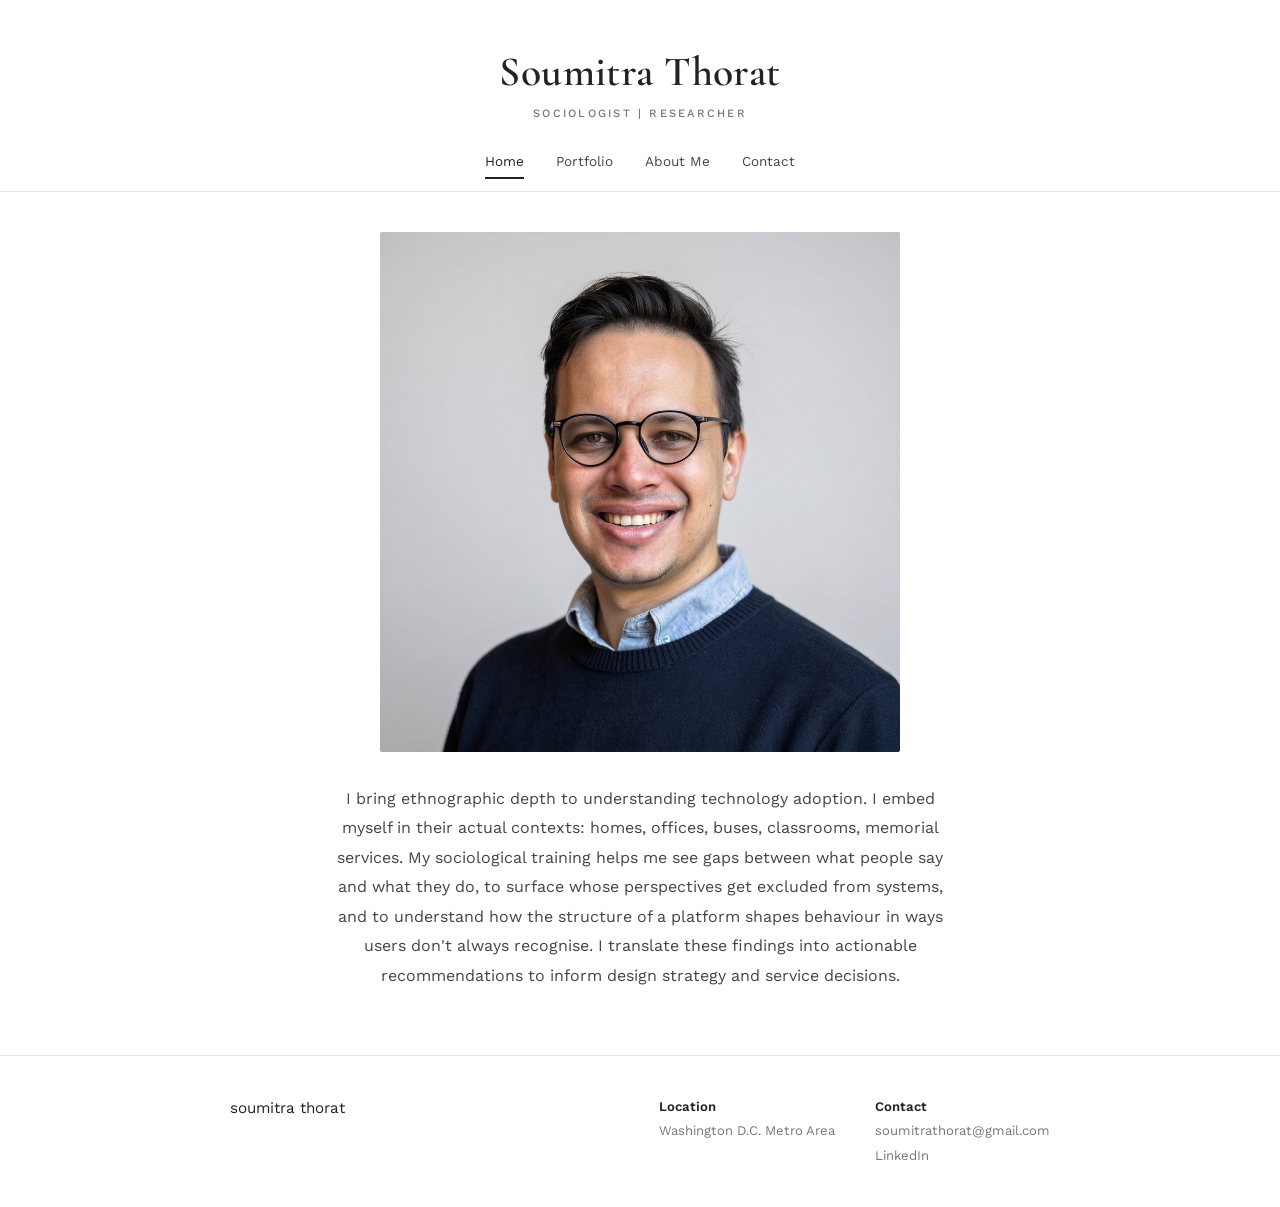
<file: index.html>
<!DOCTYPE html>
<html lang="en">
<head>
  <meta charset="UTF-8">
  <meta name="viewport" content="width=device-width, initial-scale=1.0">
  <title>Soumitra Thorat</title>
  <meta name="description" content="Soumitra Thorat, Sociologist and Researcher.">
  <link rel="preconnect" href="https://fonts.googleapis.com">
  <link rel="preconnect" href="https://fonts.gstatic.com" crossorigin>
  <link href="https://fonts.googleapis.com/css2?family=Cormorant+Garamond:ital,wght@0,400;0,500;0,600;0,700;1,400&family=Work+Sans:wght@300;400;500;600&display=swap" rel="stylesheet">
  <link rel="stylesheet" href="css/style.css">
</head>
<body>
  <header class="site-header">
    <a href="index.html" class="site-header__name">Soumitra Thorat</a>
    <p class="site-header__tagline">SOCIOLOGIST | RESEARCHER</p>
  </header>

  <nav class="nav" id="nav">
    <button class="nav__toggle" id="navToggle" aria-label="Toggle navigation" aria-expanded="false">Menu</button>
    <ul class="nav__list" id="navLinks">
      <li><a href="index.html" class="nav__link nav__link--active">Home</a></li>
      <li><a href="portfolio.html" class="nav__link">Portfolio</a></li>
      <li><a href="about-me.html" class="nav__link">About Me</a></li>
      <li><a href="contact.html" class="nav__link">Contact</a></li>
    </ul>
  </nav>

  <main class="main">
    <div class="about">
      <div class="about__photo">
        <img src="assets/headshot-light.jpg" alt="Soumitra Thorat" class="about__img">
      </div>
      <div class="about__text">
        <p class="home-intro">I bring ethnographic depth to understanding technology adoption. I embed myself in their actual contexts: homes, offices, buses, classrooms, memorial services. My sociological training helps me see gaps between what people say and what they do, to surface whose perspectives get excluded from systems, and to understand how the structure of a platform shapes behaviour in ways users don't always recognise. I translate these findings into actionable recommendations to inform design strategy and service decisions.</p>
      </div>
    </div>
  </main>

    <footer class="footer">
    <div class="footer__inner">
      <span class="footer__name">soumitra thorat</span>
      <div class="footer__info">
        <div class="footer__col">
          <span class="footer__label">Location</span>
          <span class="footer__value">Washington D.C. Metro Area</span>
        </div>
        <div class="footer__col">
          <span class="footer__label">Contact</span>
          <a href="mailto:soumitrathorat@gmail.com" class="footer__link">soumitrathorat@gmail.com</a>
          <a href="https://www.linkedin.com/in/soumitrathorat/" target="_blank" rel="noopener" class="footer__link">LinkedIn</a>
        </div>
      </div>
    </div>
  </footer>

  <script src="js/main.js"></script>
</body>
</html>
</file>
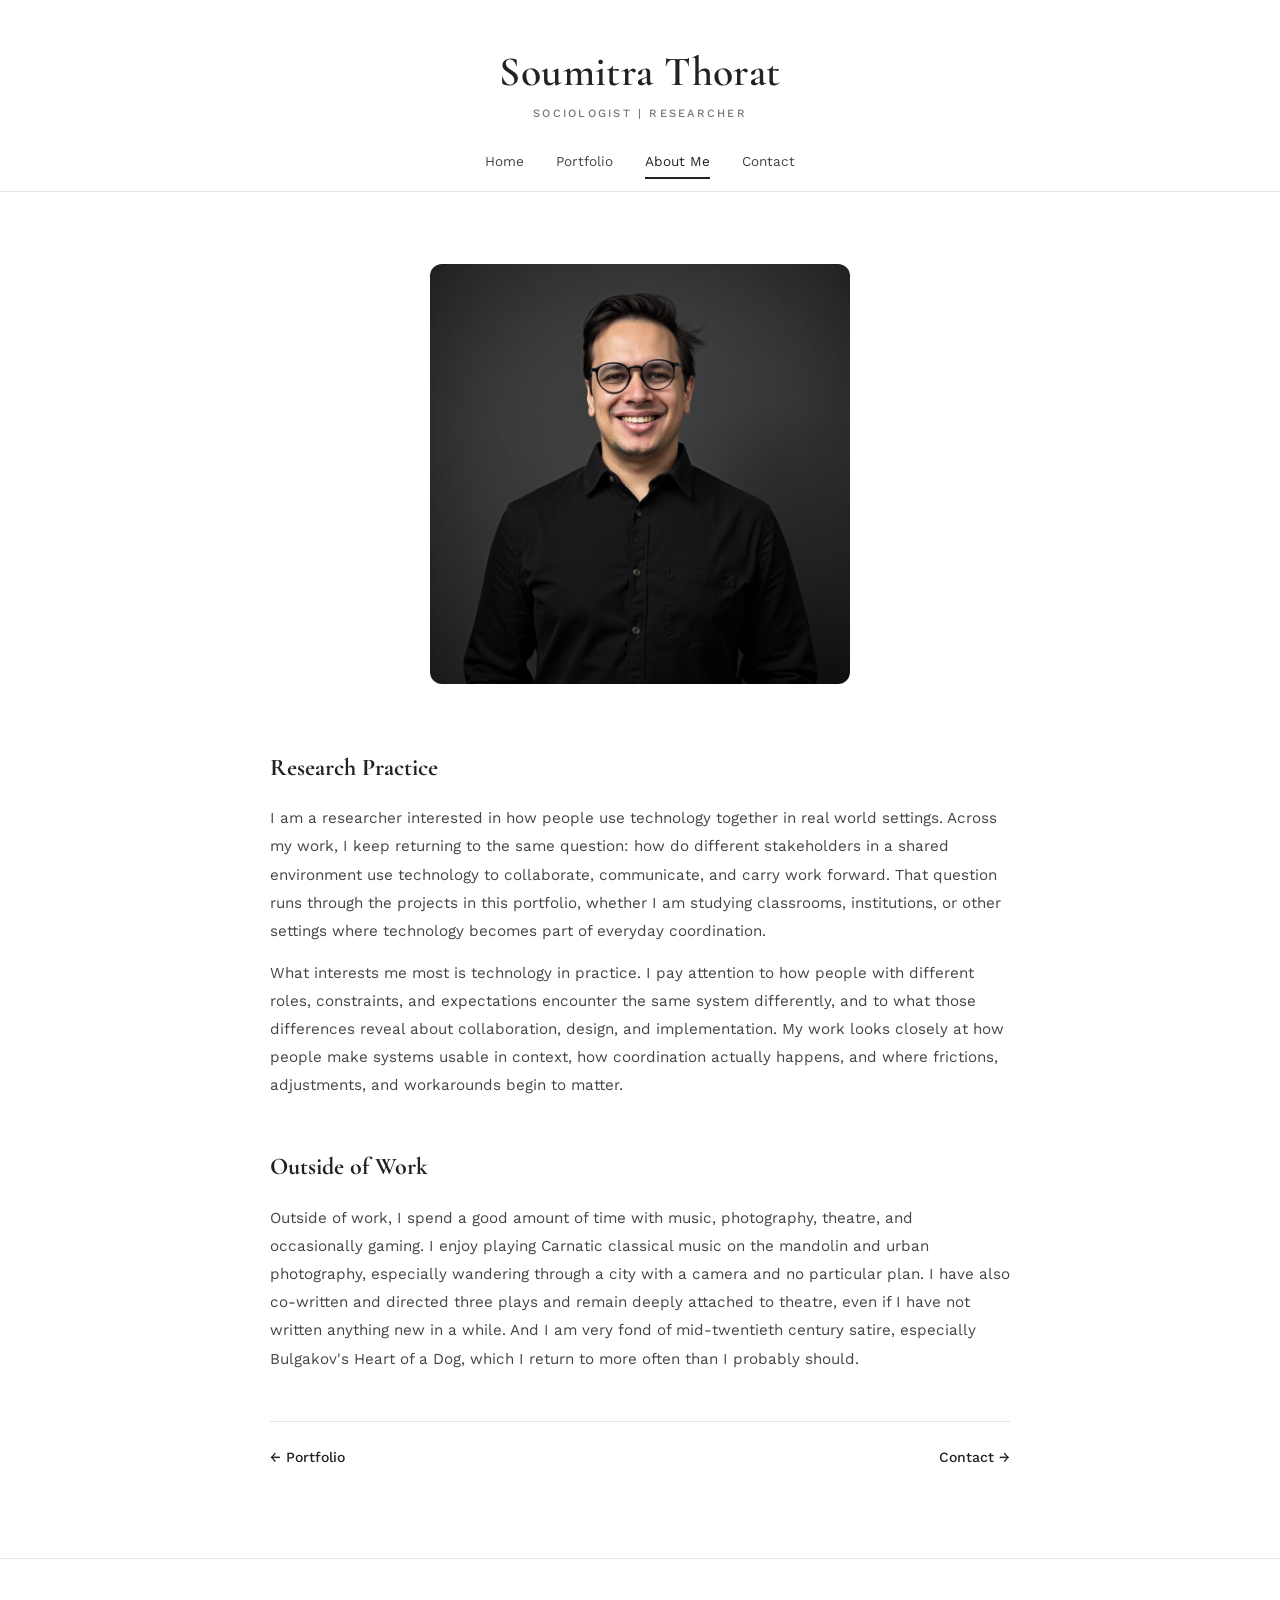
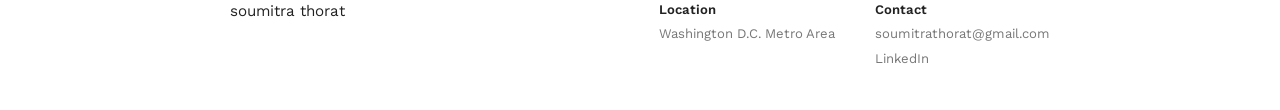
<file: about-me.html>
<!DOCTYPE html>
<html lang="en">
<head>
  <meta charset="UTF-8">
  <meta name="viewport" content="width=device-width, initial-scale=1.0">
  <title>About Me - Soumitra Thorat</title>
  <link rel="preconnect" href="https://fonts.googleapis.com">
  <link rel="preconnect" href="https://fonts.gstatic.com" crossorigin>
  <link href="https://fonts.googleapis.com/css2?family=Cormorant+Garamond:ital,wght@0,400;0,500;0,600;0,700;1,400&family=Work+Sans:wght@300;400;500;600&display=swap" rel="stylesheet">
  <link rel="stylesheet" href="css/style.css">
</head>
<body>
  <header class="site-header">
    <a href="index.html" class="site-header__name">Soumitra Thorat</a>
    <p class="site-header__tagline">SOCIOLOGIST | RESEARCHER</p>
  </header>

  <nav class="nav" id="nav">
    <button class="nav__toggle" id="navToggle" aria-label="Toggle navigation" aria-expanded="false">Menu</button>
    <ul class="nav__list" id="navLinks">
      <li><a href="index.html" class="nav__link">Home</a></li>
      <li><a href="portfolio.html" class="nav__link">Portfolio</a></li>
      <li><a href="about-me.html" class="nav__link nav__link--active">About Me</a></li>
      <li><a href="contact.html" class="nav__link">Contact</a></li>
    </ul>
  </nav>

  <article class="case-study">
    <div class="container">
      <figure class="cs__figure" style="display: flex; justify-content: center; margin-bottom: 4rem;">
        <img src="assets/headshot-color.jpg" alt="Soumitra Thorat" class="cs__img" style="width: 420px; height: 420px; border-radius: 12px; object-fit: cover;">
      </figure>

      <section class="cs__section">
        <h2 class="cs__heading">Research Practice</h2>
        <p>I am a researcher interested in how people use technology together in real world settings. Across my work, I keep returning to the same question: how do different stakeholders in a shared environment use technology to collaborate, communicate, and carry work forward. That question runs through the projects in this portfolio, whether I am studying classrooms, institutions, or other settings where technology becomes part of everyday coordination.</p>
        <p>What interests me most is technology in practice. I pay attention to how people with different roles, constraints, and expectations encounter the same system differently, and to what those differences reveal about collaboration, design, and implementation. My work looks closely at how people make systems usable in context, how coordination actually happens, and where frictions, adjustments, and workarounds begin to matter.</p>
      </section>

      <section class="cs__section">
        <h2 class="cs__heading">Outside of Work</h2>
        <p>Outside of work, I spend a good amount of time with music, photography, theatre, and occasionally gaming. I enjoy playing Carnatic classical music on the mandolin and urban photography, especially wandering through a city with a camera and no particular plan. I have also co-written and directed three plays and remain deeply attached to theatre, even if I have not written anything new in a while. And I am very fond of mid-twentieth century satire, especially Bulgakov's Heart of a Dog, which I return to more often than I probably should.</p>
      </section>

      <nav class="cs__nav">
        <a href="portfolio.html" class="cs__nav-link">← Portfolio</a>
        <a href="contact.html" class="cs__nav-link">Contact →</a>
      </nav>

    </div>
  </article>

    <footer class="footer">
    <div class="footer__inner">
      <span class="footer__name">soumitra thorat</span>
      <div class="footer__info">
        <div class="footer__col">
          <span class="footer__label">Location</span>
          <span class="footer__value">Washington D.C. Metro Area</span>
        </div>
        <div class="footer__col">
          <span class="footer__label">Contact</span>
          <a href="mailto:soumitrathorat@gmail.com" class="footer__link">soumitrathorat@gmail.com</a>
          <a href="https://www.linkedin.com/in/soumitrathorat/" target="_blank" rel="noopener" class="footer__link">LinkedIn</a>
        </div>
      </div>
    </div>
  </footer>

  <script src="js/main.js"></script>
</body>
</html>
</file>
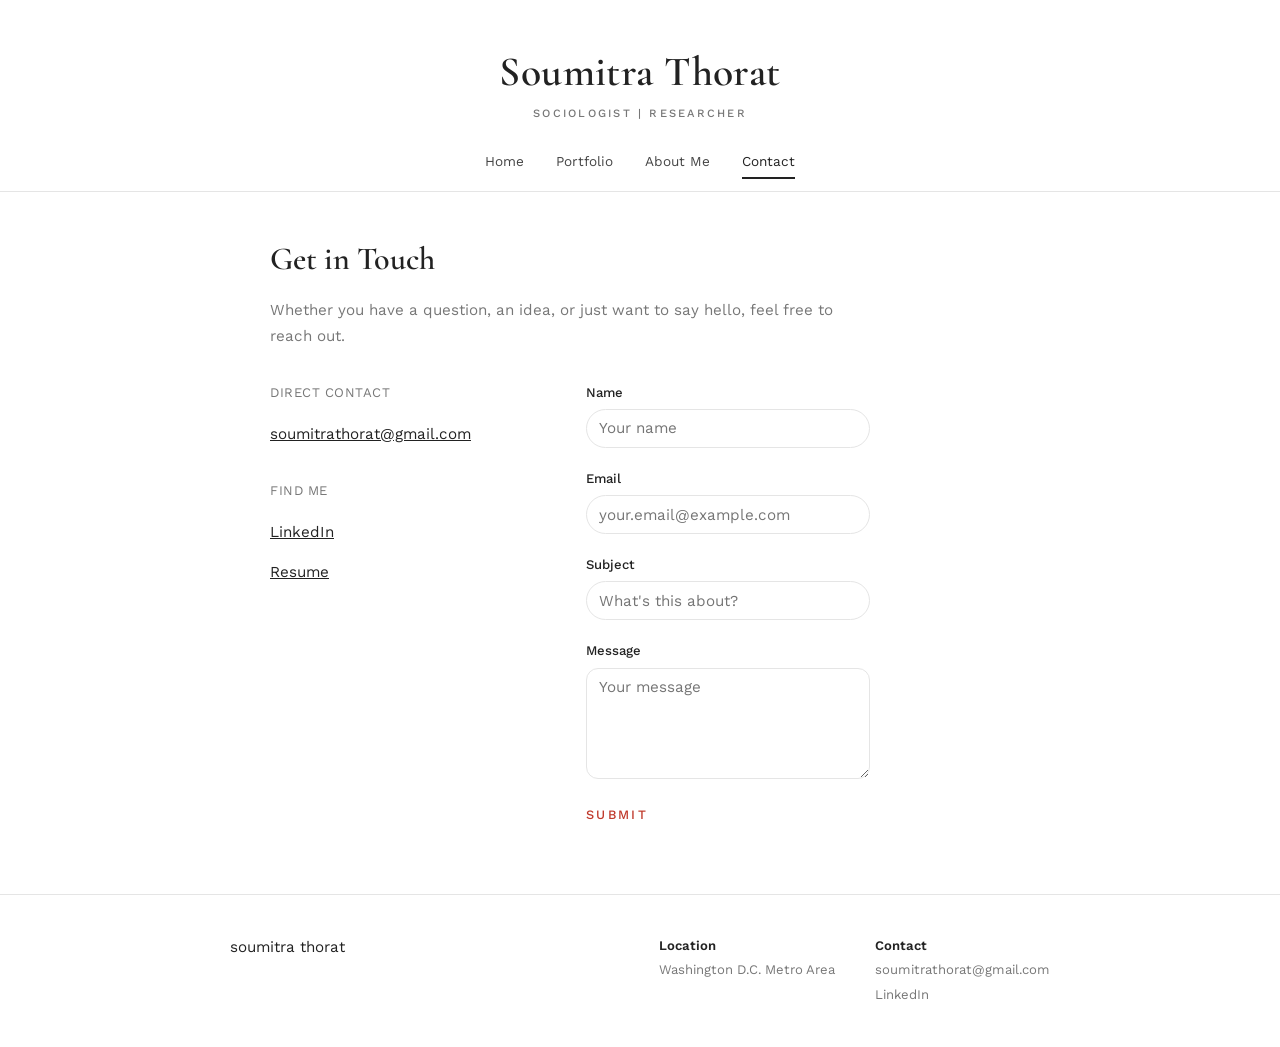
<file: contact.html>
<!DOCTYPE html>
<html lang="en">
<head>
  <meta charset="UTF-8">
  <meta name="viewport" content="width=device-width, initial-scale=1.0">
  <title>Contact - Soumitra Thorat</title>
  <link rel="preconnect" href="https://fonts.googleapis.com">
  <link rel="preconnect" href="https://fonts.gstatic.com" crossorigin>
  <link href="https://fonts.googleapis.com/css2?family=Cormorant+Garamond:ital,wght@0,400;0,500;0,600;0,700;1,400&family=Work+Sans:wght@300;400;500;600&display=swap" rel="stylesheet">
  <link rel="stylesheet" href="css/style.css">
</head>
<body>
  <header class="site-header">
    <a href="index.html" class="site-header__name">Soumitra Thorat</a>
    <p class="site-header__tagline">SOCIOLOGIST | RESEARCHER</p>
  </header>

  <nav class="nav" id="nav">
    <button class="nav__toggle" id="navToggle" aria-label="Toggle navigation" aria-expanded="false">Menu</button>
    <ul class="nav__list" id="navLinks">
      <li><a href="index.html" class="nav__link">Home</a></li>
      <li><a href="portfolio.html" class="nav__link">Portfolio</a></li>
      <li><a href="about-me.html" class="nav__link">About Me</a></li>
      <li><a href="contact.html" class="nav__link nav__link--active">Contact</a></li>
    </ul>
  </nav>

  <main class="main">
    <div class="contact">
      <div class="contact__intro">
        <h1 class="contact__heading">Get in Touch</h1>
        <p class="contact__text">Whether you have a question, an idea, or just want to say hello, feel free to reach out.</p>
      </div>

      <div class="contact__layout">
        <!-- Left Column: Direct Contact -->
        <div>
          <div class="contact__direct-block">
            <p class="contact__eyebrow">Direct Contact</p>
            <p style="margin: 0;">
              <a href="mailto:soumitrathorat@gmail.com" class="contact__link">soumitrathorat@gmail.com</a>
            </p>
          </div>

          <div>
            <p class="contact__eyebrow">Find Me</p>
            <p style="margin: 0 0 0.75rem 0;">
              <a href="https://www.linkedin.com/in/soumitrathorat/" target="_blank" rel="noopener" class="contact__link">LinkedIn</a>
            </p>
            <p style="margin: 0;">
              <a href="assets/Soumitra_Resume.pdf" target="_blank" rel="noopener" class="contact__link">Resume</a>
            </p>
          </div>
        </div>

        <!-- Right Column: Form -->
        <form class="contact__form" id="contactForm">
          <div class="contact__field">
            <label for="fname">Name</label>
            <input type="text" id="fname" placeholder="Your name">
          </div>
          <div class="contact__field">
            <label for="email">Email</label>
            <input type="email" id="email" placeholder="your.email@example.com">
          </div>
          <div class="contact__field">
            <label for="subject">Subject</label>
            <input type="text" id="subject" placeholder="What's this about?">
          </div>
          <div class="contact__field">
            <label for="message">Message</label>
            <textarea id="message" rows="5" placeholder="Your message"></textarea>
          </div>
          <button type="submit" class="contact__submit">SUBMIT</button>
        </form>
      </div>
    </div>
  </main>

    <footer class="footer">
    <div class="footer__inner">
      <span class="footer__name">soumitra thorat</span>
      <div class="footer__info">
        <div class="footer__col">
          <span class="footer__label">Location</span>
          <span class="footer__value">Washington D.C. Metro Area</span>
        </div>
        <div class="footer__col">
          <span class="footer__label">Contact</span>
          <a href="mailto:soumitrathorat@gmail.com" class="footer__link">soumitrathorat@gmail.com</a>
          <a href="https://www.linkedin.com/in/soumitrathorat/" target="_blank" rel="noopener" class="footer__link">LinkedIn</a>
        </div>
      </div>
    </div>
  </footer>

  <script src="js/main.js"></script>
</body>
</html>
</file>
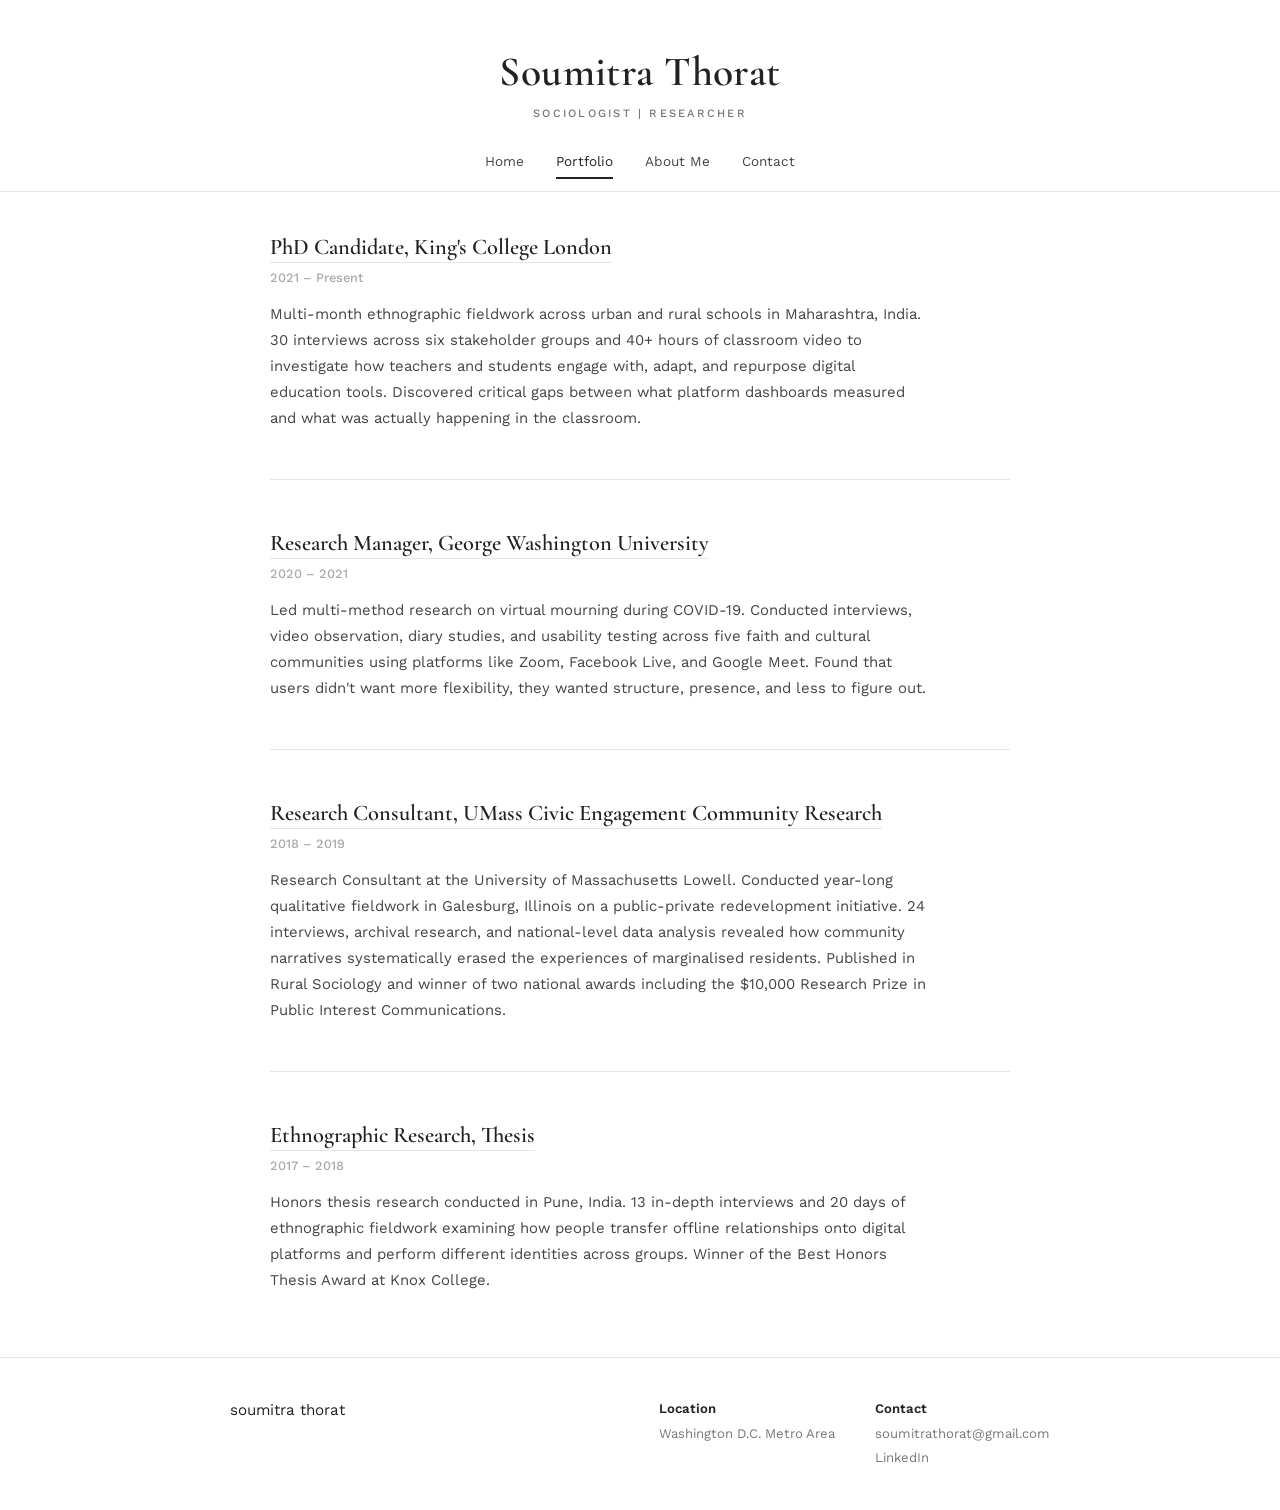
<file: portfolio.html>
<!DOCTYPE html>
<html lang="en">
<head>
  <meta charset="UTF-8">
  <meta name="viewport" content="width=device-width, initial-scale=1.0">
  <title>Portfolio - Soumitra Thorat</title>
  <link rel="preconnect" href="https://fonts.googleapis.com">
  <link rel="preconnect" href="https://fonts.gstatic.com" crossorigin>
  <link href="https://fonts.googleapis.com/css2?family=Cormorant+Garamond:ital,wght@0,400;0,500;0,600;0,700;1,400&family=Work+Sans:wght@300;400;500;600&display=swap" rel="stylesheet">
  <link rel="stylesheet" href="css/style.css">
</head>
<body>
  <header class="site-header">
    <a href="index.html" class="site-header__name">Soumitra Thorat</a>
    <p class="site-header__tagline">SOCIOLOGIST | RESEARCHER</p>
  </header>

  <nav class="nav" id="nav">
    <button class="nav__toggle" id="navToggle" aria-label="Toggle navigation" aria-expanded="false">Menu</button>
    <ul class="nav__list" id="navLinks">
      <li><a href="index.html" class="nav__link">Home</a></li>
      <li><a href="portfolio.html" class="nav__link nav__link--active">Portfolio</a></li>
      <li><a href="about-me.html" class="nav__link">About Me</a></li>
      <li><a href="contact.html" class="nav__link">Contact</a></li>
    </ul>
  </nav>

  <main class="main">
    <div class="portfolio">

      <!-- PhD Research -->
      <div class="portfolio__item">
        <a href="projects/phd-research.html" class="portfolio__title">PhD Candidate, King's College London</a>
        <p class="portfolio__date">2021 – Present</p>
        <p class="portfolio__desc">Multi-month ethnographic fieldwork across urban and rural schools in Maharashtra, India. 30 interviews across six stakeholder groups and 40+ hours of classroom video to investigate how teachers and students engage with, adapt, and repurpose digital education tools. Discovered critical gaps between what platform dashboards measured and what was actually happening in the classroom.</p>
      </div>

      <!-- GWU Research -->
      <div class="portfolio__item">
        <a href="projects/gw-research.html" class="portfolio__title">Research Manager, George Washington University</a>
        <p class="portfolio__date">2020 – 2021</p>
        <p class="portfolio__desc">Led multi-method research on virtual mourning during COVID-19. Conducted interviews, video observation, diary studies, and usability testing across five faith and cultural communities using platforms like Zoom, Facebook Live, and Google Meet. Found that users didn't want more flexibility, they wanted structure, presence, and less to figure out.</p>
      </div>

      <!-- Civic Engagement -->
      <div class="portfolio__item">
        <a href="projects/civic-engagement.html" class="portfolio__title">Research Consultant, UMass Civic Engagement Community Research</a>
        <p class="portfolio__date">2018 – 2019</p>
        <p class="portfolio__desc">Research Consultant at the University of Massachusetts Lowell. Conducted year-long qualitative fieldwork in Galesburg, Illinois on a public-private redevelopment initiative. 24 interviews, archival research, and national-level data analysis revealed how community narratives systematically erased the experiences of marginalised residents. Published in Rural Sociology and winner of two national awards including the $10,000 Research Prize in Public Interest Communications.</p>
      </div>

      <!-- WhatsApp Adoption -->
      <div class="portfolio__item">
        <a href="projects/brightline.html" class="portfolio__title">Ethnographic Research, Thesis</a>
        <p class="portfolio__date">2017 – 2018</p>
        <p class="portfolio__desc">Honors thesis research conducted in Pune, India. 13 in-depth interviews and 20 days of ethnographic fieldwork examining how people transfer offline relationships onto digital platforms and perform different identities across groups. Winner of the Best Honors Thesis Award at Knox College.</p>
      </div>

    </div>
  </main>

    <footer class="footer">
    <div class="footer__inner">
      <span class="footer__name">soumitra thorat</span>
      <div class="footer__info">
        <div class="footer__col">
          <span class="footer__label">Location</span>
          <span class="footer__value">Washington D.C. Metro Area</span>
        </div>
        <div class="footer__col">
          <span class="footer__label">Contact</span>
          <a href="mailto:soumitrathorat@gmail.com" class="footer__link">soumitrathorat@gmail.com</a>
          <a href="https://www.linkedin.com/in/soumitrathorat/" target="_blank" rel="noopener" class="footer__link">LinkedIn</a>
        </div>
      </div>
    </div>
  </footer>

  <script src="js/main.js"></script>
</body>
</html>
</file>
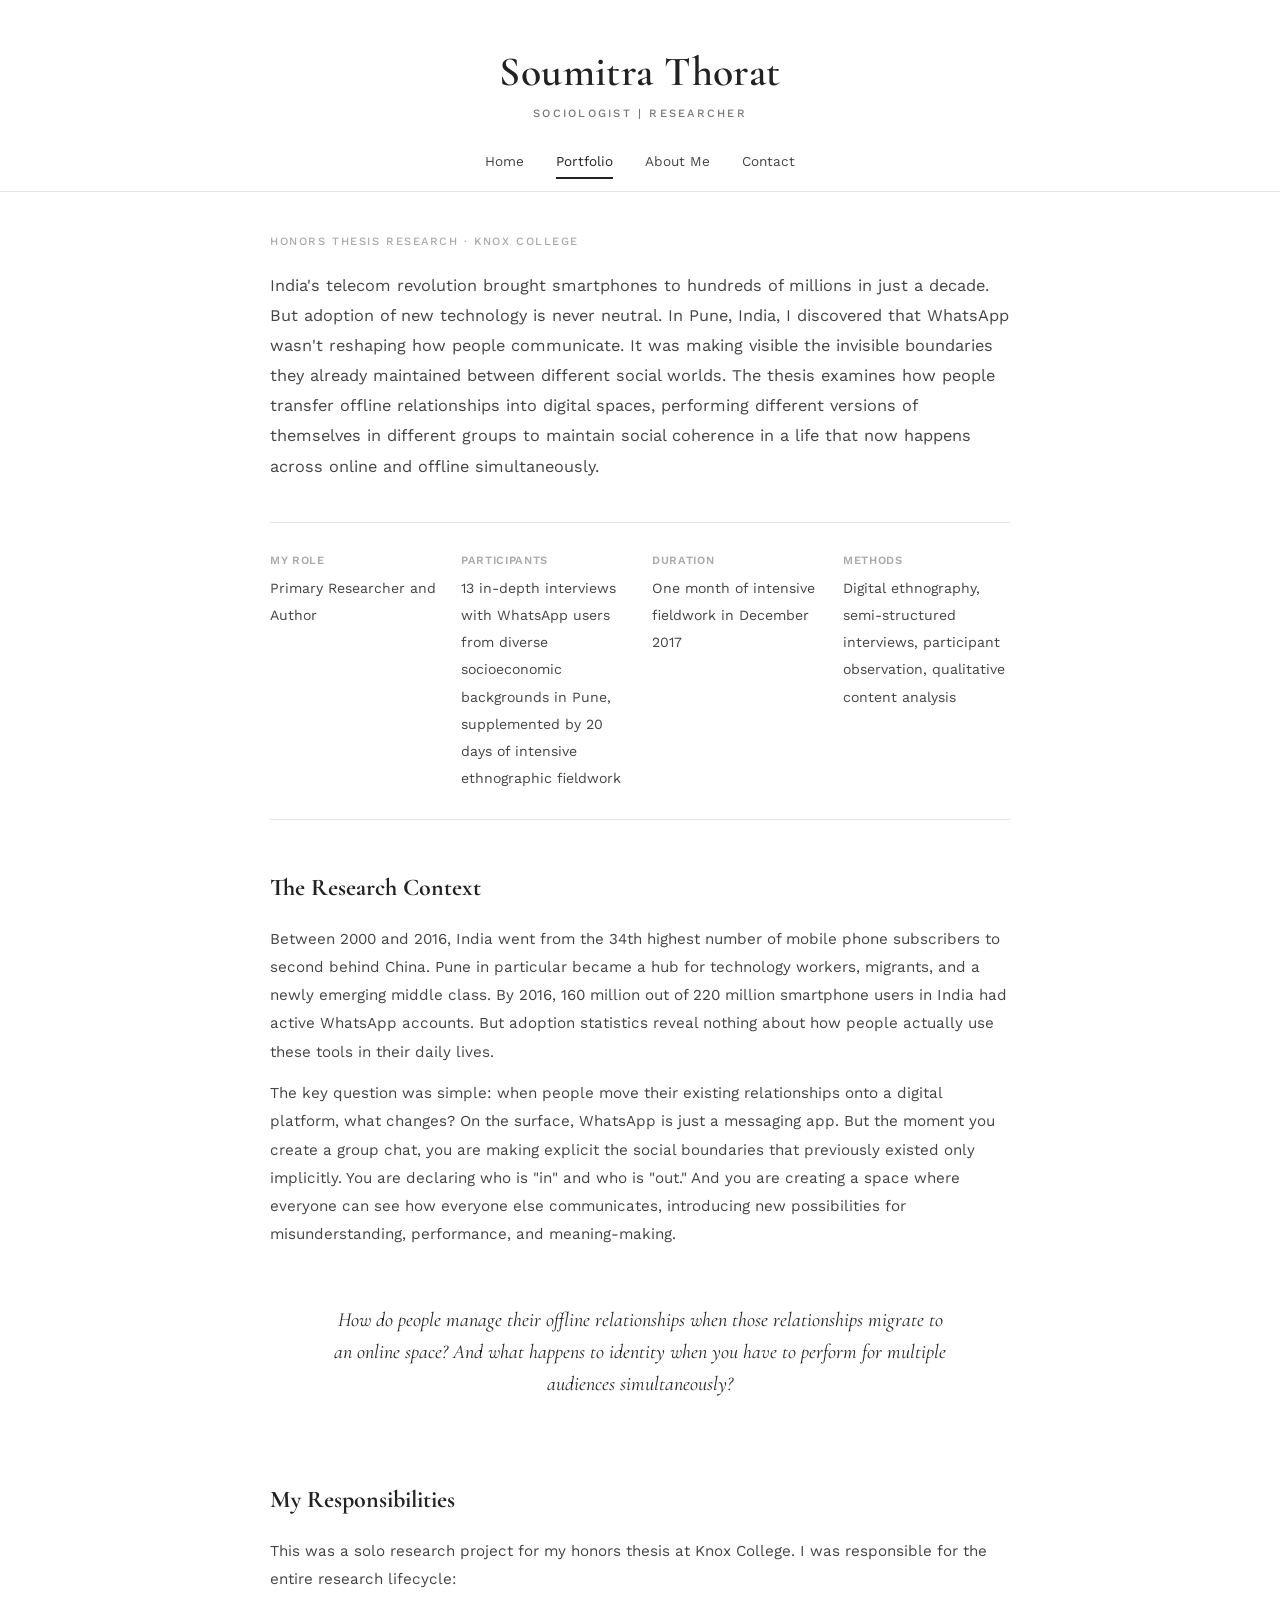
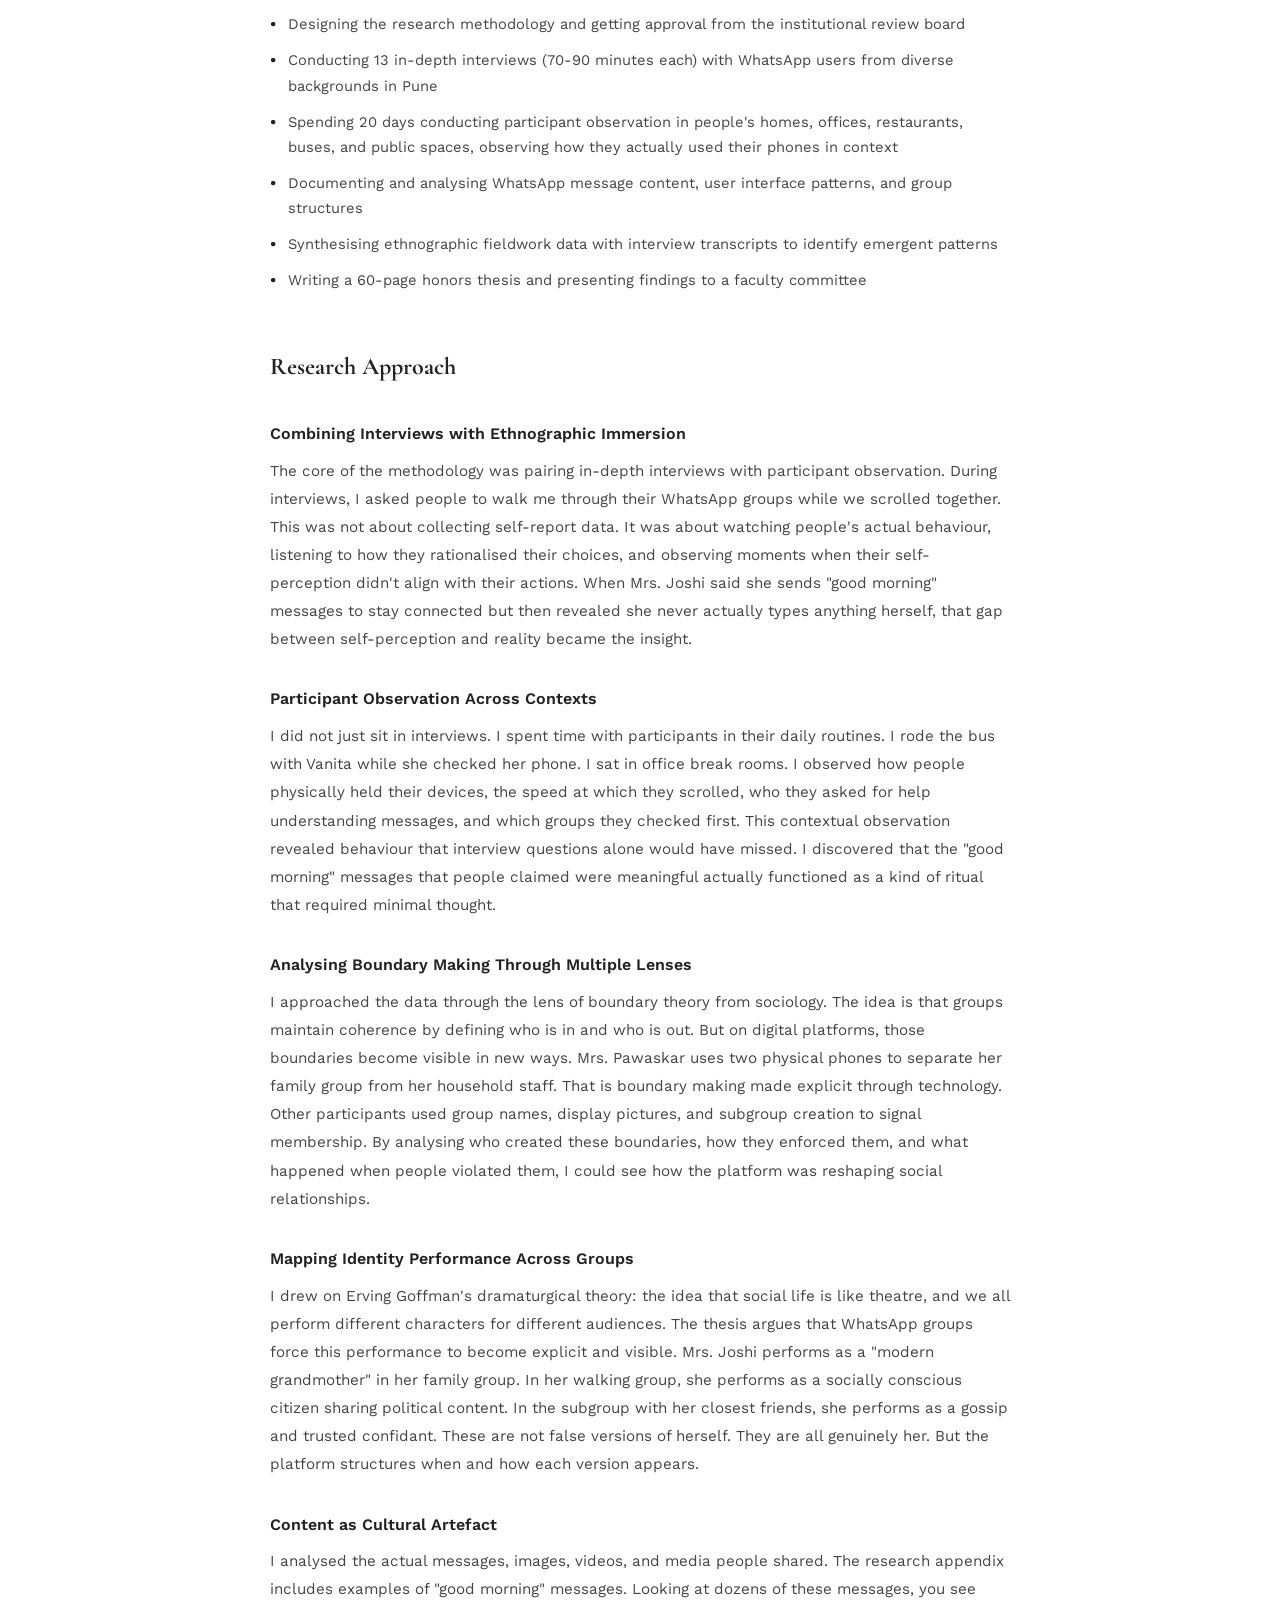
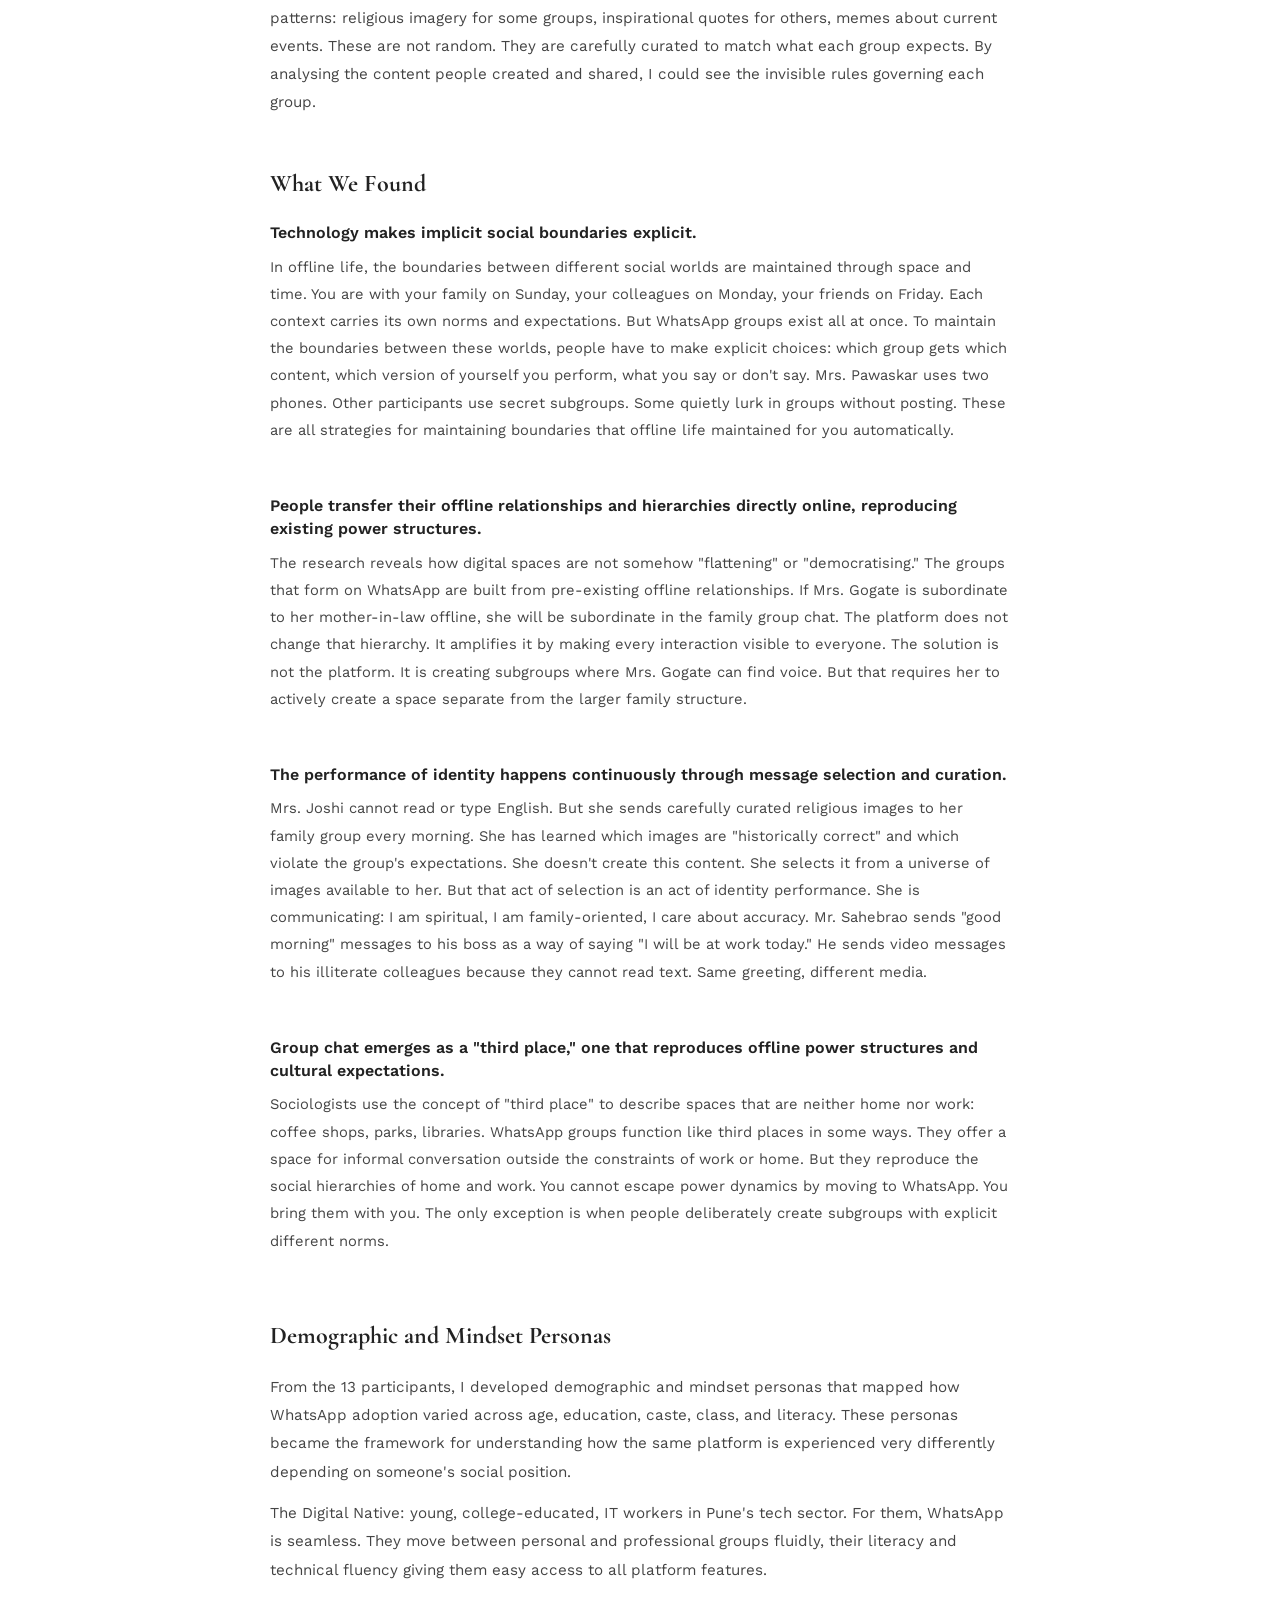
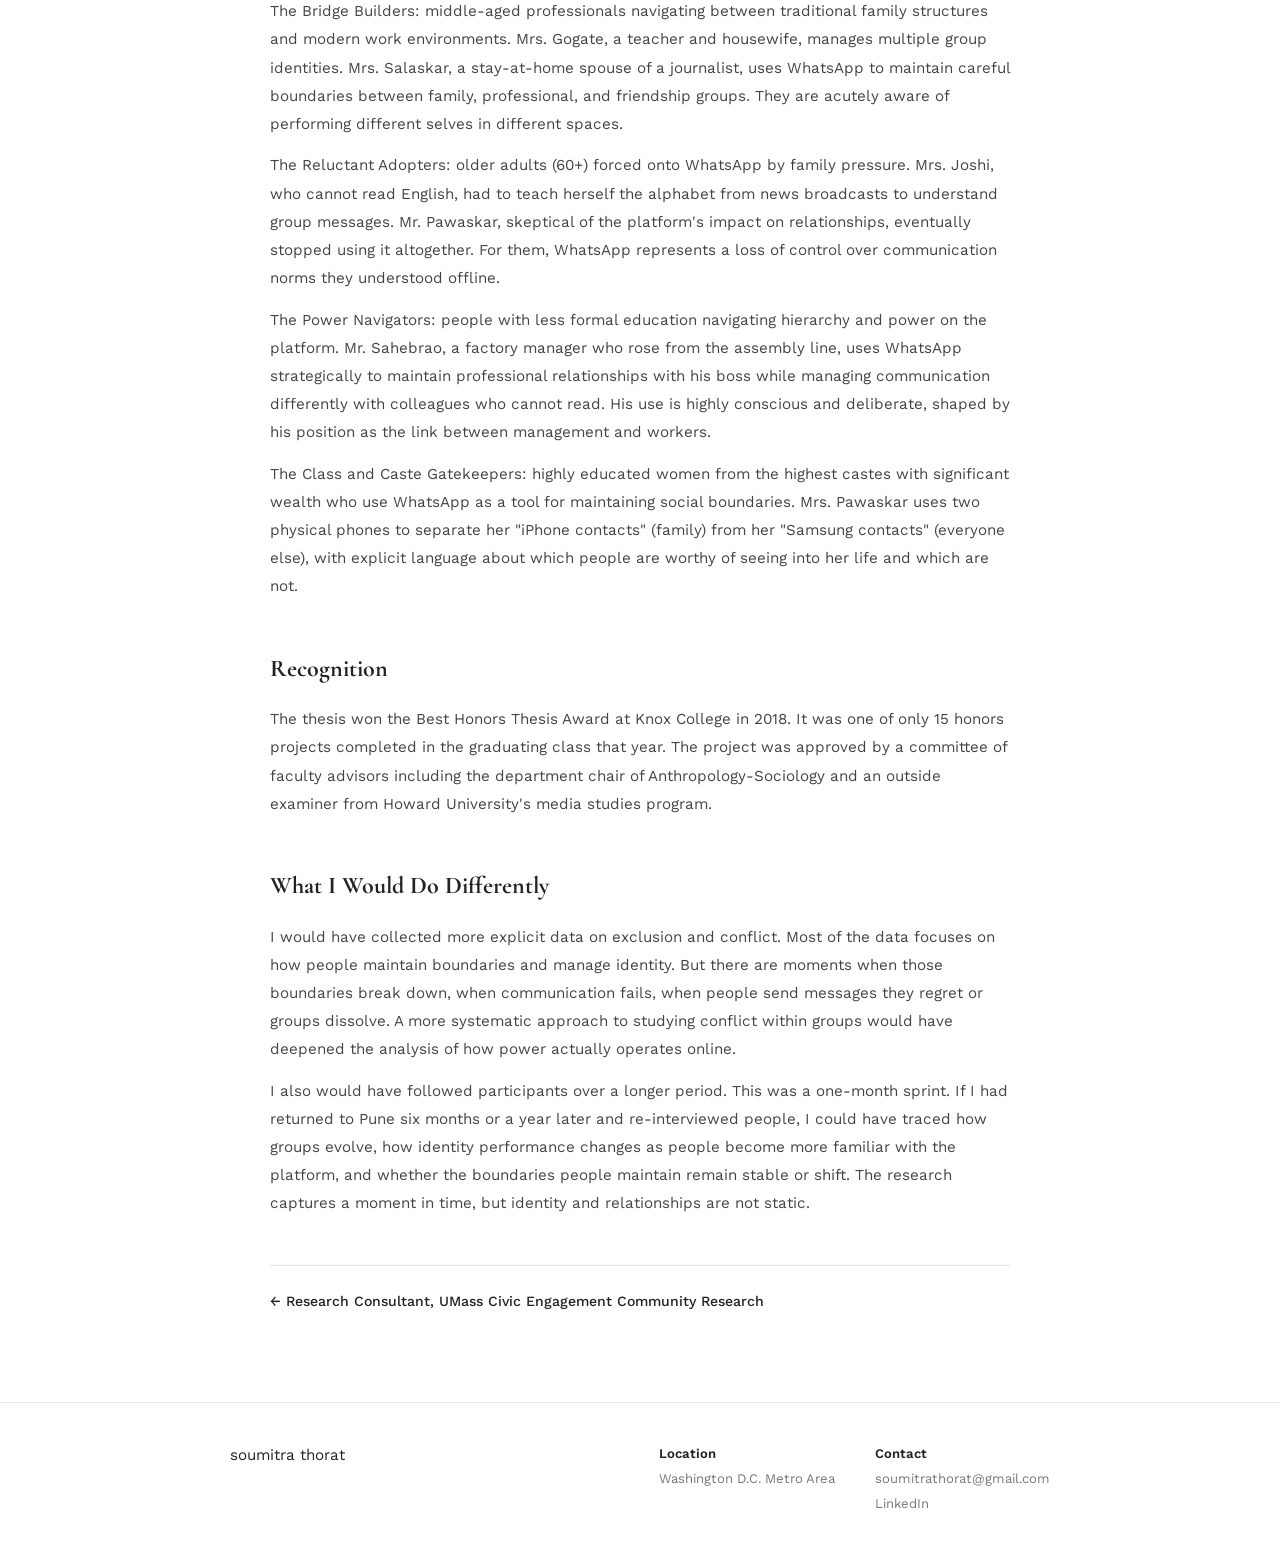
<file: projects/brightline.html>
<!DOCTYPE html>
<html lang="en">
<head>
  <meta charset="UTF-8">
  <meta name="viewport" content="width=device-width, initial-scale=1.0">
  <title>WhatsApp Adoption Study - Soumitra Thorat</title>
  <link rel="preconnect" href="https://fonts.googleapis.com">
  <link rel="preconnect" href="https://fonts.gstatic.com" crossorigin>
  <link href="https://fonts.googleapis.com/css2?family=Cormorant+Garamond:ital,wght@0,400;0,500;0,600;0,700;1,400&family=Work+Sans:wght@300;400;500;600&display=swap" rel="stylesheet">
  <link rel="stylesheet" href="../css/style.css">
</head>
<body>
  <header class="site-header">
    <a href="../index.html" class="site-header__name">Soumitra Thorat</a>
    <p class="site-header__tagline">SOCIOLOGIST | RESEARCHER</p>
  </header>

  <nav class="nav" id="nav">
    <button class="nav__toggle" id="navToggle" aria-label="Toggle navigation" aria-expanded="false">Menu</button>
    <ul class="nav__list" id="navLinks">
      <li><a href="../index.html" class="nav__link">Home</a></li>
      <li><a href="../portfolio.html" class="nav__link nav__link--active">Portfolio</a></li>
      <li><a href="../about-me.html" class="nav__link">About Me</a></li>
      <li><a href="../contact.html" class="nav__link">Contact</a></li>
    </ul>
  </nav>

  <article class="case-study">
    <div class="container">

      <header class="cs__header">
        <p class="cs__label">HONORS THESIS RESEARCH · KNOX COLLEGE</p>
        <p class="cs__lede">India's telecom revolution brought smartphones to hundreds of millions in just a decade. But adoption of new technology is never neutral. In Pune, India, I discovered that WhatsApp wasn't reshaping how people communicate. It was making visible the invisible boundaries they already maintained between different social worlds. The thesis examines how people transfer offline relationships into digital spaces, performing different versions of themselves in different groups to maintain social coherence in a life that now happens across online and offline simultaneously.</p>
      </header>

      <div class="cs__meta">
        <div class="cs__meta-item">
          <span class="cs__meta-label">My Role</span>
          <span class="cs__meta-value">Primary Researcher and Author</span>
        </div>
        <div class="cs__meta-item">
          <span class="cs__meta-label">Participants</span>
          <span class="cs__meta-value">13 in-depth interviews with WhatsApp users from diverse socioeconomic backgrounds in Pune, supplemented by 20 days of intensive ethnographic fieldwork</span>
        </div>
        <div class="cs__meta-item">
          <span class="cs__meta-label">Duration</span>
          <span class="cs__meta-value">One month of intensive fieldwork in December 2017</span>
        </div>
        <div class="cs__meta-item">
          <span class="cs__meta-label">Methods</span>
          <span class="cs__meta-value">Digital ethnography, semi-structured interviews, participant observation, qualitative content analysis</span>
        </div>
      </div>

      <section class="cs__section">
        <h2 class="cs__heading">The Research Context</h2>
        <p>Between 2000 and 2016, India went from the 34th highest number of mobile phone subscribers to second behind China. Pune in particular became a hub for technology workers, migrants, and a newly emerging middle class. By 2016, 160 million out of 220 million smartphone users in India had active WhatsApp accounts. But adoption statistics reveal nothing about how people actually use these tools in their daily lives.</p>
        <p>The key question was simple: when people move their existing relationships onto a digital platform, what changes? On the surface, WhatsApp is just a messaging app. But the moment you create a group chat, you are making explicit the social boundaries that previously existed only implicitly. You are declaring who is "in" and who is "out." And you are creating a space where everyone can see how everyone else communicates, introducing new possibilities for misunderstanding, performance, and meaning-making.</p>

        <blockquote class="cs__question">How do people manage their offline relationships when those relationships migrate to an online space? And what happens to identity when you have to perform for multiple audiences simultaneously?</blockquote>
      </section>

      <section class="cs__section">
        <h2 class="cs__heading">My Responsibilities</h2>
        <p>This was a solo research project for my honors thesis at Knox College. I was responsible for the entire research lifecycle:</p>
        <ul class="cs__task-list">
          <li>Designing the research methodology and getting approval from the institutional review board</li>
          <li>Conducting 13 in-depth interviews (70-90 minutes each) with WhatsApp users from diverse backgrounds in Pune</li>
          <li>Spending 20 days conducting participant observation in people's homes, offices, restaurants, buses, and public spaces, observing how they actually used their phones in context</li>
          <li>Documenting and analysing WhatsApp message content, user interface patterns, and group structures</li>
          <li>Synthesising ethnographic fieldwork data with interview transcripts to identify emergent patterns</li>
          <li>Writing a 60-page honors thesis and presenting findings to a faculty committee</li>
        </ul>
      </section>

      <section class="cs__section">
        <h2 class="cs__heading">Research Approach</h2>

        <h3 class="cs__subheading">Combining Interviews with Ethnographic Immersion</h3>
        <p>The core of the methodology was pairing in-depth interviews with participant observation. During interviews, I asked people to walk me through their WhatsApp groups while we scrolled together. This was not about collecting self-report data. It was about watching people's actual behaviour, listening to how they rationalised their choices, and observing moments when their self-perception didn't align with their actions. When Mrs. Joshi said she sends "good morning" messages to stay connected but then revealed she never actually types anything herself, that gap between self-perception and reality became the insight.</p>

        <h3 class="cs__subheading">Participant Observation Across Contexts</h3>
        <p>I did not just sit in interviews. I spent time with participants in their daily routines. I rode the bus with Vanita while she checked her phone. I sat in office break rooms. I observed how people physically held their devices, the speed at which they scrolled, who they asked for help understanding messages, and which groups they checked first. This contextual observation revealed behaviour that interview questions alone would have missed. I discovered that the "good morning" messages that people claimed were meaningful actually functioned as a kind of ritual that required minimal thought.</p>

        <h3 class="cs__subheading">Analysing Boundary Making Through Multiple Lenses</h3>
        <p>I approached the data through the lens of boundary theory from sociology. The idea is that groups maintain coherence by defining who is in and who is out. But on digital platforms, those boundaries become visible in new ways. Mrs. Pawaskar uses two physical phones to separate her family group from her household staff. That is boundary making made explicit through technology. Other participants used group names, display pictures, and subgroup creation to signal membership. By analysing who created these boundaries, how they enforced them, and what happened when people violated them, I could see how the platform was reshaping social relationships.</p>

        <h3 class="cs__subheading">Mapping Identity Performance Across Groups</h3>
        <p>I drew on Erving Goffman's dramaturgical theory: the idea that social life is like theatre, and we all perform different characters for different audiences. The thesis argues that WhatsApp groups force this performance to become explicit and visible. Mrs. Joshi performs as a "modern grandmother" in her family group. In her walking group, she performs as a socially conscious citizen sharing political content. In the subgroup with her closest friends, she performs as a gossip and trusted confidant. These are not false versions of herself. They are all genuinely her. But the platform structures when and how each version appears.</p>

        <h3 class="cs__subheading">Content as Cultural Artefact</h3>
        <p>I analysed the actual messages, images, videos, and media people shared. The research appendix includes examples of "good morning" messages. Looking at dozens of these messages, you see patterns: religious imagery for some groups, inspirational quotes for others, memes about current events. These are not random. They are carefully curated to match what each group expects. By analysing the content people created and shared, I could see the invisible rules governing each group.</p>
      </section>

      <section class="cs__section">
        <h2 class="cs__heading">What We Found</h2>

        <div class="cs__findings">
          <div class="cs__finding">
            <h3>Technology makes implicit social boundaries explicit.</h3>
            <p>In offline life, the boundaries between different social worlds are maintained through space and time. You are with your family on Sunday, your colleagues on Monday, your friends on Friday. Each context carries its own norms and expectations. But WhatsApp groups exist all at once. To maintain the boundaries between these worlds, people have to make explicit choices: which group gets which content, which version of yourself you perform, what you say or don't say. Mrs. Pawaskar uses two phones. Other participants use secret subgroups. Some quietly lurk in groups without posting. These are all strategies for maintaining boundaries that offline life maintained for you automatically.</p>
          </div>

          <div class="cs__finding">
            <h3>People transfer their offline relationships and hierarchies directly online, reproducing existing power structures.</h3>
            <p>The research reveals how digital spaces are not somehow "flattening" or "democratising." The groups that form on WhatsApp are built from pre-existing offline relationships. If Mrs. Gogate is subordinate to her mother-in-law offline, she will be subordinate in the family group chat. The platform does not change that hierarchy. It amplifies it by making every interaction visible to everyone. The solution is not the platform. It is creating subgroups where Mrs. Gogate can find voice. But that requires her to actively create a space separate from the larger family structure.</p>
          </div>

          <div class="cs__finding">
            <h3>The performance of identity happens continuously through message selection and curation.</h3>
            <p>Mrs. Joshi cannot read or type English. But she sends carefully curated religious images to her family group every morning. She has learned which images are "historically correct" and which violate the group's expectations. She doesn't create this content. She selects it from a universe of images available to her. But that act of selection is an act of identity performance. She is communicating: I am spiritual, I am family-oriented, I care about accuracy. Mr. Sahebrao sends "good morning" messages to his boss as a way of saying "I will be at work today." He sends video messages to his illiterate colleagues because they cannot read text. Same greeting, different media.</p>
          </div>

          <div class="cs__finding">
            <h3>Group chat emerges as a "third place," one that reproduces offline power structures and cultural expectations.</h3>
            <p>Sociologists use the concept of "third place" to describe spaces that are neither home nor work: coffee shops, parks, libraries. WhatsApp groups function like third places in some ways. They offer a space for informal conversation outside the constraints of work or home. But they reproduce the social hierarchies of home and work. You cannot escape power dynamics by moving to WhatsApp. You bring them with you. The only exception is when people deliberately create subgroups with explicit different norms.</p>
          </div>
        </div>
      </section>

      <section class="cs__section">
        <h2 class="cs__heading">Demographic and Mindset Personas</h2>
        <p>From the 13 participants, I developed demographic and mindset personas that mapped how WhatsApp adoption varied across age, education, caste, class, and literacy. These personas became the framework for understanding how the same platform is experienced very differently depending on someone's social position.</p>
        
        <p>The Digital Native: young, college-educated, IT workers in Pune's tech sector. For them, WhatsApp is seamless. They move between personal and professional groups fluidly, their literacy and technical fluency giving them easy access to all platform features.</p>
        
        <p>The Bridge Builders: middle-aged professionals navigating between traditional family structures and modern work environments. Mrs. Gogate, a teacher and housewife, manages multiple group identities. Mrs. Salaskar, a stay-at-home spouse of a journalist, uses WhatsApp to maintain careful boundaries between family, professional, and friendship groups. They are acutely aware of performing different selves in different spaces.</p>
        
        <p>The Reluctant Adopters: older adults (60+) forced onto WhatsApp by family pressure. Mrs. Joshi, who cannot read English, had to teach herself the alphabet from news broadcasts to understand group messages. Mr. Pawaskar, skeptical of the platform's impact on relationships, eventually stopped using it altogether. For them, WhatsApp represents a loss of control over communication norms they understood offline.</p>
        
        <p>The Power Navigators: people with less formal education navigating hierarchy and power on the platform. Mr. Sahebrao, a factory manager who rose from the assembly line, uses WhatsApp strategically to maintain professional relationships with his boss while managing communication differently with colleagues who cannot read. His use is highly conscious and deliberate, shaped by his position as the link between management and workers.</p>
        
        <p>The Class and Caste Gatekeepers: highly educated women from the highest castes with significant wealth who use WhatsApp as a tool for maintaining social boundaries. Mrs. Pawaskar uses two physical phones to separate her "iPhone contacts" (family) from her "Samsung contacts" (everyone else), with explicit language about which people are worthy of seeing into her life and which are not.</p>
      </section>

      <section class="cs__section">
        <h2 class="cs__heading">Recognition</h2>
        <p>The thesis won the Best Honors Thesis Award at Knox College in 2018. It was one of only 15 honors projects completed in the graduating class that year. The project was approved by a committee of faculty advisors including the department chair of Anthropology-Sociology and an outside examiner from Howard University's media studies program.</p>
      </section>

      <section class="cs__section">
        <h2 class="cs__heading">What I Would Do Differently</h2>
        <p>I would have collected more explicit data on exclusion and conflict. Most of the data focuses on how people maintain boundaries and manage identity. But there are moments when those boundaries break down, when communication fails, when people send messages they regret or groups dissolve. A more systematic approach to studying conflict within groups would have deepened the analysis of how power actually operates online.</p>
        <p>I also would have followed participants over a longer period. This was a one-month sprint. If I had returned to Pune six months or a year later and re-interviewed people, I could have traced how groups evolve, how identity performance changes as people become more familiar with the platform, and whether the boundaries people maintain remain stable or shift. The research captures a moment in time, but identity and relationships are not static.</p>
      </section>

      <nav class="cs__nav">
        <a href="civic-engagement.html" class="cs__nav-link">← Research Consultant, UMass Civic Engagement Community Research</a>
        <span></span>
      </nav>

    </div>
  </article>

    <footer class="footer">
    <div class="footer__inner">
      <span class="footer__name">soumitra thorat</span>
      <div class="footer__info">
        <div class="footer__col">
          <span class="footer__label">Location</span>
          <span class="footer__value">Washington D.C. Metro Area</span>
        </div>
        <div class="footer__col">
          <span class="footer__label">Contact</span>
          <a href="mailto:soumitrathorat@gmail.com" class="footer__link">soumitrathorat@gmail.com</a>
          <a href="https://www.linkedin.com/in/soumitrathorat/" target="_blank" rel="noopener" class="footer__link">LinkedIn</a>
        </div>
      </div>
    </div>
  </footer>

  <script src="../js/main.js"></script>
</body>
</html>
</file>
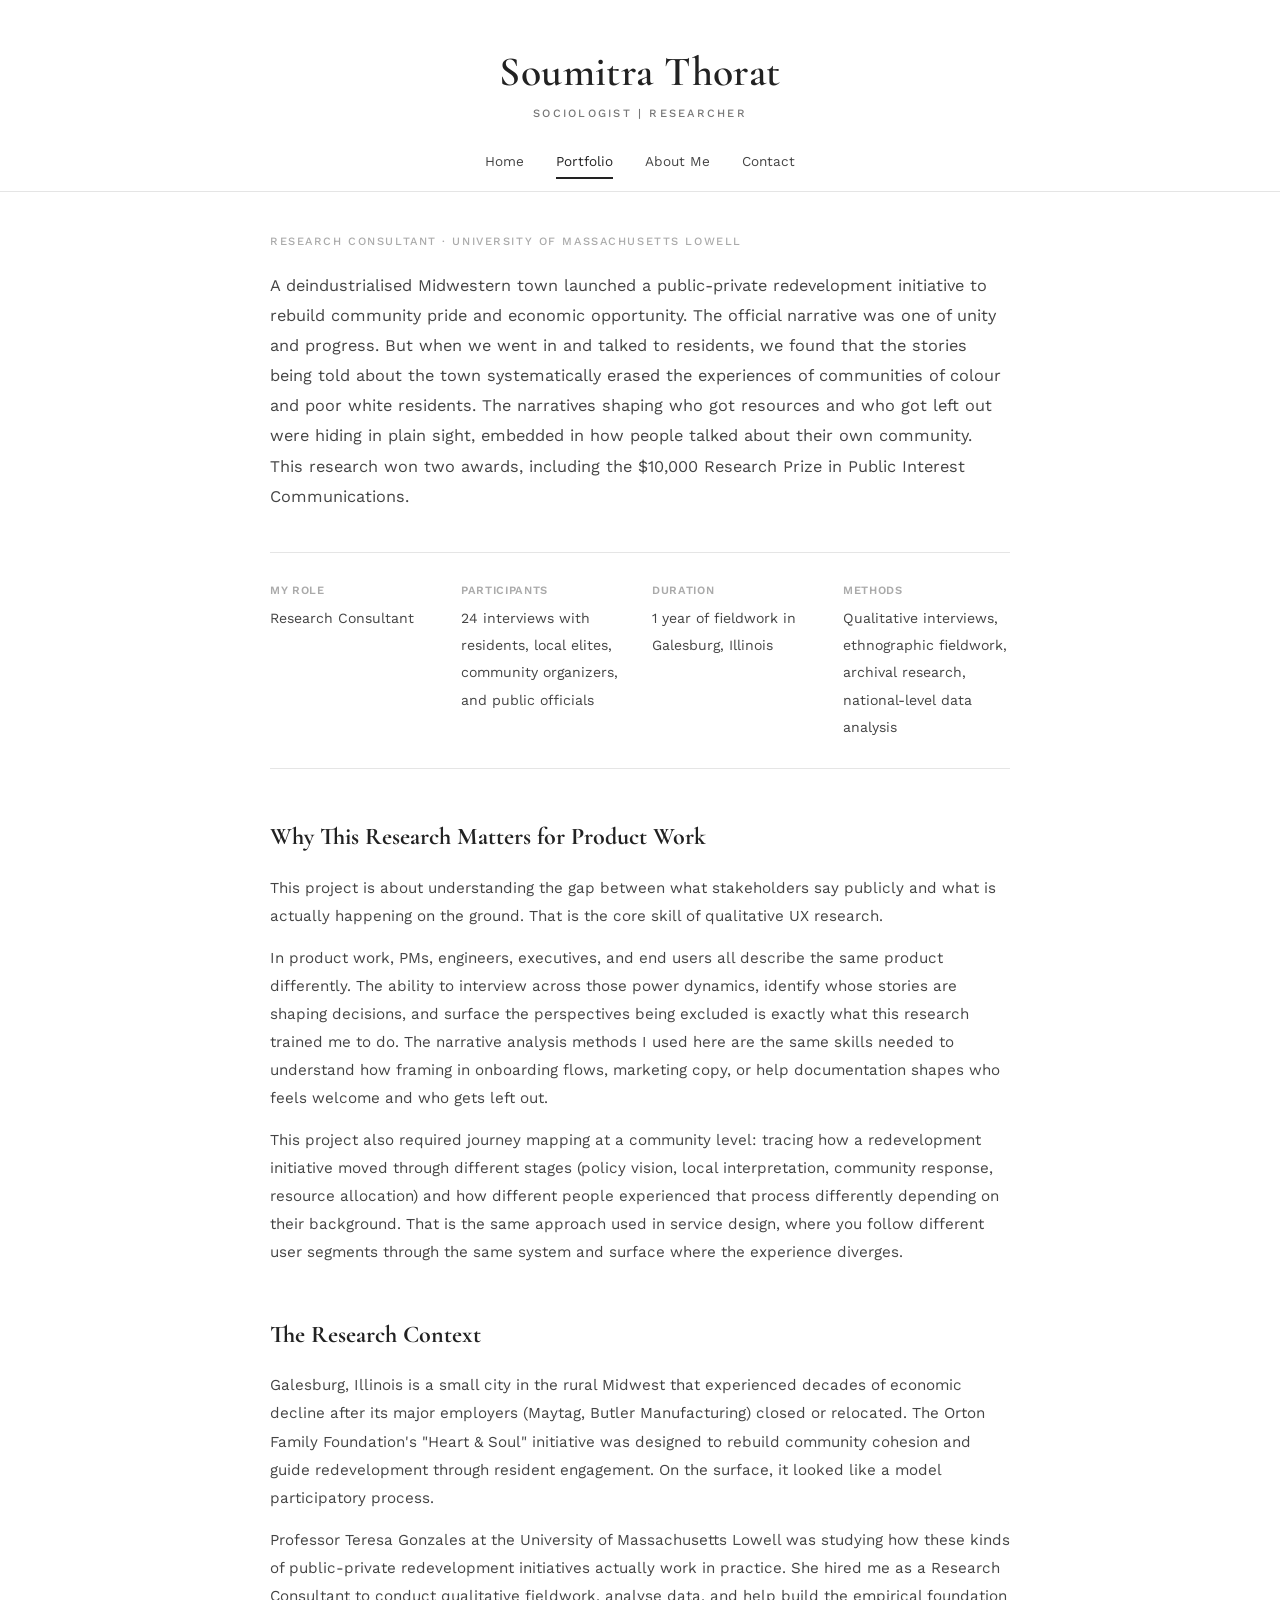
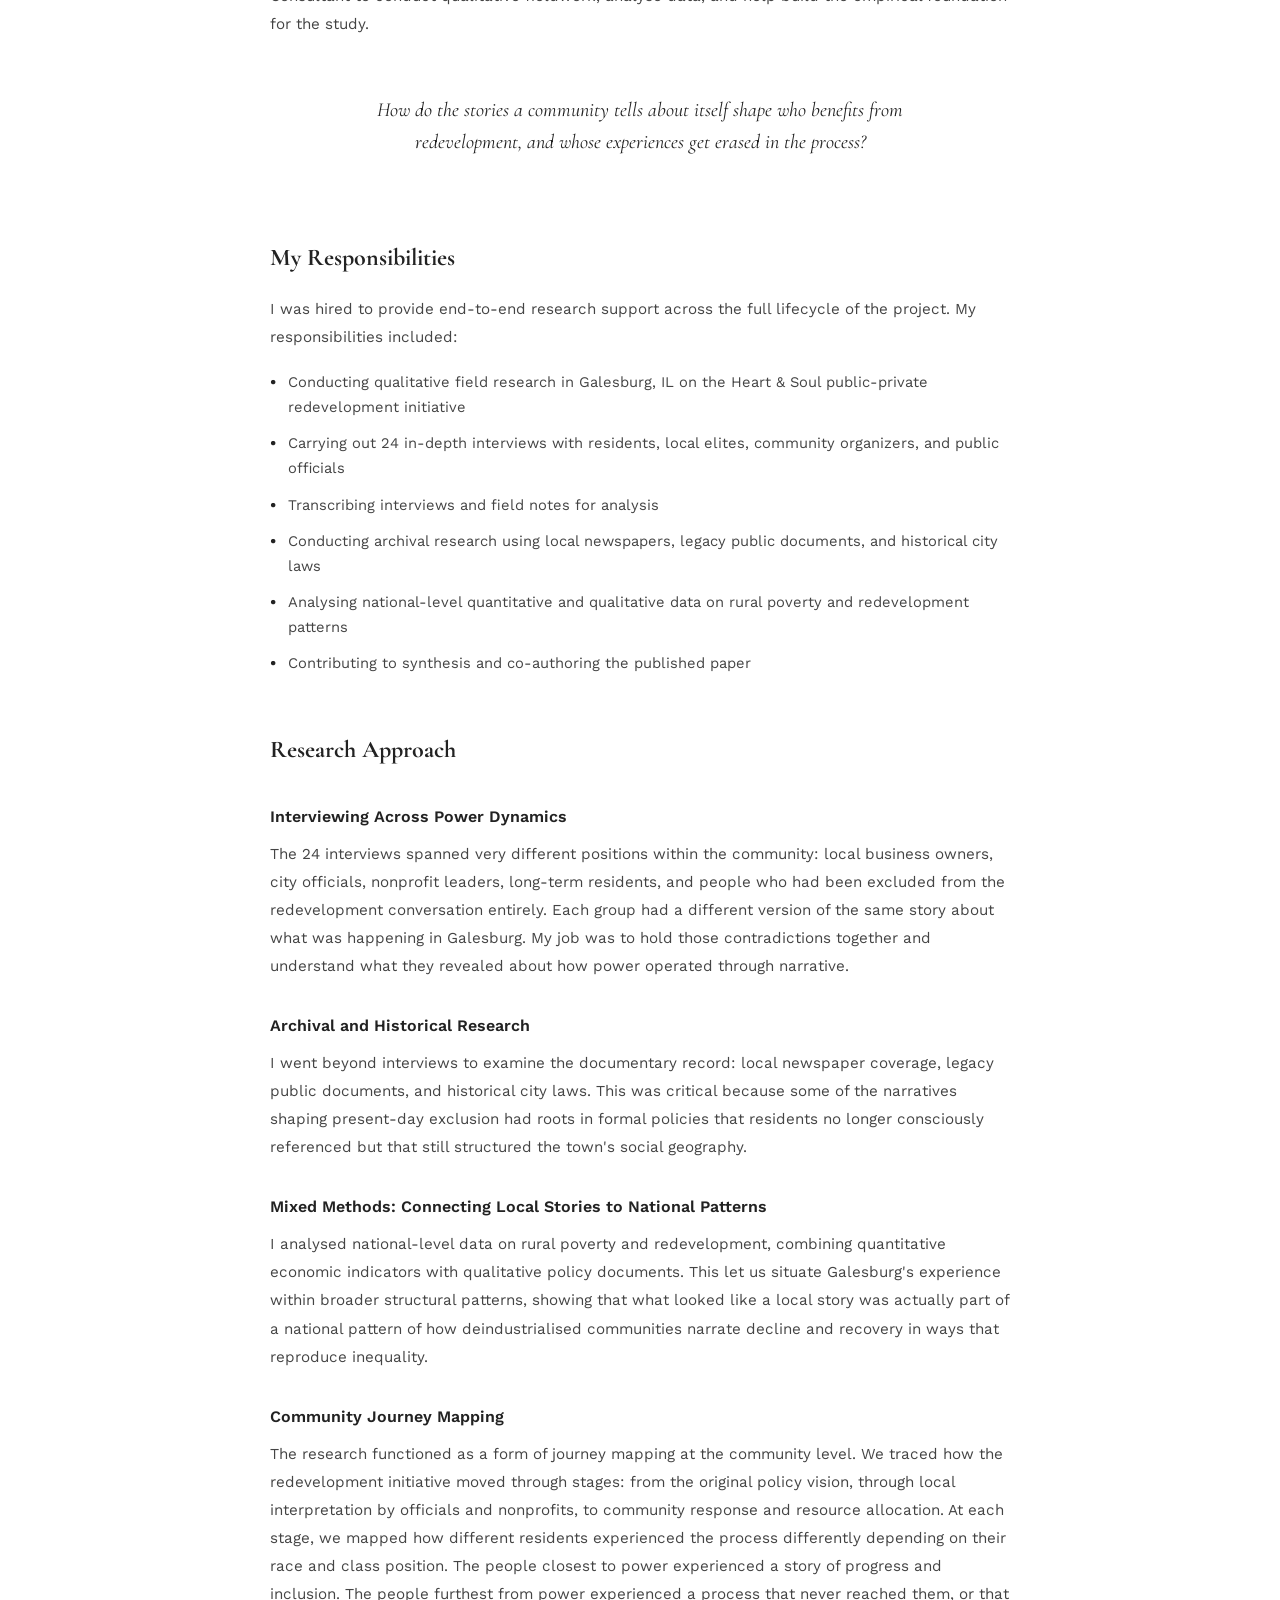
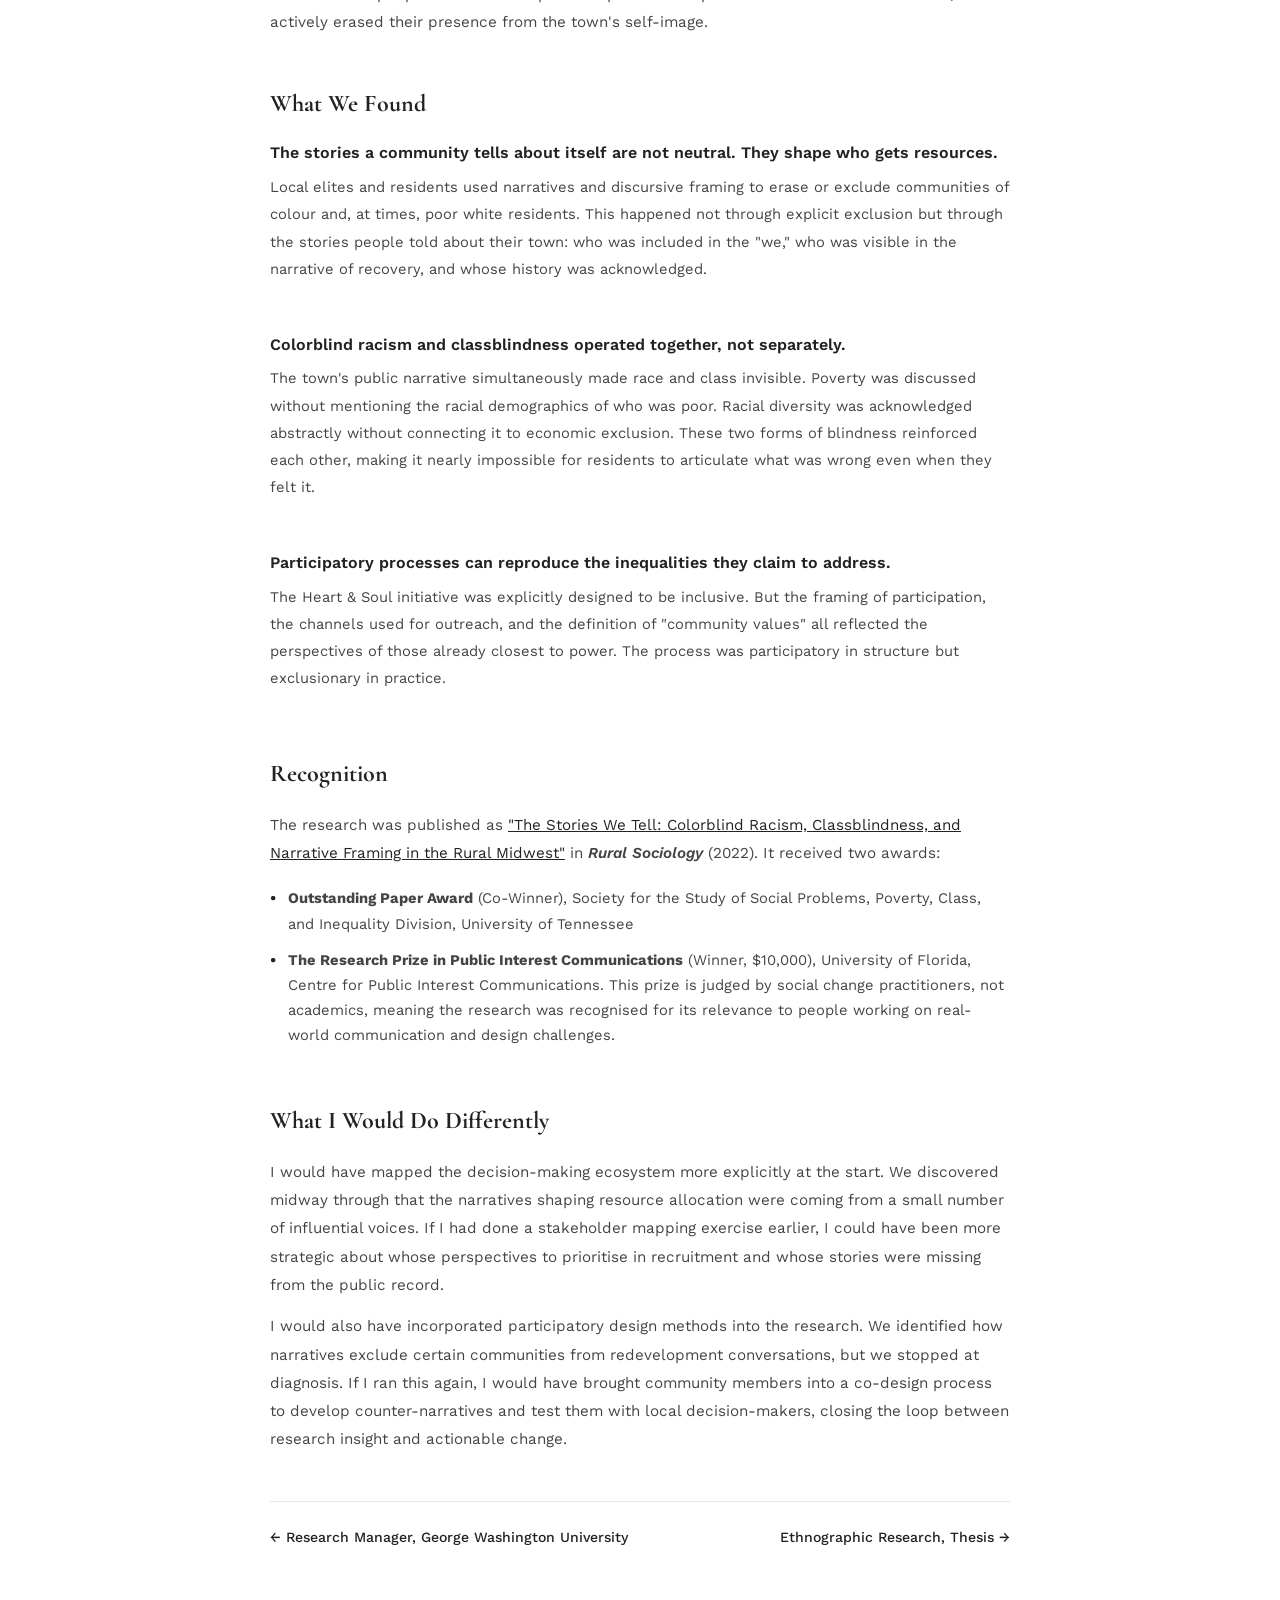
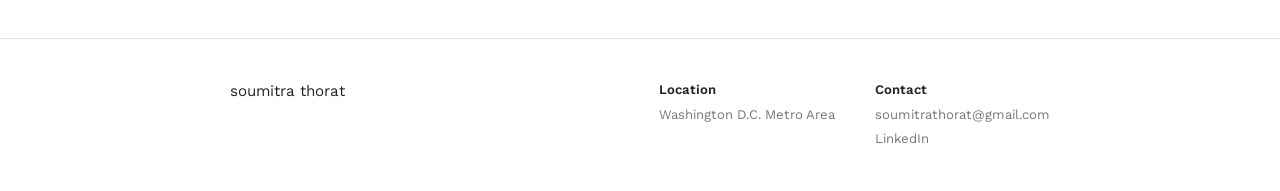
<file: projects/civic-engagement.html>
<!DOCTYPE html>
<html lang="en">
<head>
  <meta charset="UTF-8">
  <meta name="viewport" content="width=device-width, initial-scale=1.0">
  <title>Civic Engagement Research - Soumitra Thorat</title>
  <link rel="preconnect" href="https://fonts.googleapis.com">
  <link rel="preconnect" href="https://fonts.gstatic.com" crossorigin>
  <link href="https://fonts.googleapis.com/css2?family=Cormorant+Garamond:ital,wght@0,400;0,500;0,600;0,700;1,400&family=Work+Sans:wght@300;400;500;600&display=swap" rel="stylesheet">
  <link rel="stylesheet" href="../css/style.css">
</head>
<body>
  <header class="site-header">
    <a href="../index.html" class="site-header__name">Soumitra Thorat</a>
    <p class="site-header__tagline">SOCIOLOGIST | RESEARCHER</p>
  </header>

  <nav class="nav" id="nav">
    <button class="nav__toggle" id="navToggle" aria-label="Toggle navigation" aria-expanded="false">Menu</button>
    <ul class="nav__list" id="navLinks">
      <li><a href="../index.html" class="nav__link">Home</a></li>
      <li><a href="../portfolio.html" class="nav__link nav__link--active">Portfolio</a></li>
      <li><a href="../about-me.html" class="nav__link">About Me</a></li>
      <li><a href="../contact.html" class="nav__link">Contact</a></li>
    </ul>
  </nav>

  <article class="case-study">
    <div class="container">

      <header class="cs__header">
        <p class="cs__label">RESEARCH CONSULTANT · UNIVERSITY OF MASSACHUSETTS LOWELL</p>
        <p class="cs__lede">A deindustrialised Midwestern town launched a public-private redevelopment initiative to rebuild community pride and economic opportunity. The official narrative was one of unity and progress. But when we went in and talked to residents, we found that the stories being told about the town systematically erased the experiences of communities of colour and poor white residents. The narratives shaping who got resources and who got left out were hiding in plain sight, embedded in how people talked about their own community. This research won two awards, including the $10,000 Research Prize in Public Interest Communications.</p>
      </header>

      <div class="cs__meta">
        <div class="cs__meta-item">
          <span class="cs__meta-label">My Role</span>
          <span class="cs__meta-value">Research Consultant</span>
        </div>
        <div class="cs__meta-item">
          <span class="cs__meta-label">Participants</span>
          <span class="cs__meta-value">24 interviews with residents, local elites, community organizers, and public officials</span>
        </div>
        <div class="cs__meta-item">
          <span class="cs__meta-label">Duration</span>
          <span class="cs__meta-value">1 year of fieldwork in Galesburg, Illinois</span>
        </div>
        <div class="cs__meta-item">
          <span class="cs__meta-label">Methods</span>
          <span class="cs__meta-value">Qualitative interviews, ethnographic fieldwork, archival research, national-level data analysis</span>
        </div>
      </div>

      <section class="cs__section">
        <h2 class="cs__heading">Why This Research Matters for Product Work</h2>
        <p>This project is about understanding the gap between what stakeholders say publicly and what is actually happening on the ground. That is the core skill of qualitative UX research.</p>
        <p>In product work, PMs, engineers, executives, and end users all describe the same product differently. The ability to interview across those power dynamics, identify whose stories are shaping decisions, and surface the perspectives being excluded is exactly what this research trained me to do. The narrative analysis methods I used here are the same skills needed to understand how framing in onboarding flows, marketing copy, or help documentation shapes who feels welcome and who gets left out.</p>
        <p>This project also required journey mapping at a community level: tracing how a redevelopment initiative moved through different stages (policy vision, local interpretation, community response, resource allocation) and how different people experienced that process differently depending on their background. That is the same approach used in service design, where you follow different user segments through the same system and surface where the experience diverges.</p>
      </section>

      <section class="cs__section">
        <h2 class="cs__heading">The Research Context</h2>
        <p>Galesburg, Illinois is a small city in the rural Midwest that experienced decades of economic decline after its major employers (Maytag, Butler Manufacturing) closed or relocated. The Orton Family Foundation's "Heart & Soul" initiative was designed to rebuild community cohesion and guide redevelopment through resident engagement. On the surface, it looked like a model participatory process.</p>
        <p>Professor Teresa Gonzales at the University of Massachusetts Lowell was studying how these kinds of public-private redevelopment initiatives actually work in practice. She hired me as a Research Consultant to conduct qualitative fieldwork, analyse data, and help build the empirical foundation for the study.</p>

        <blockquote class="cs__question">How do the stories a community tells about itself shape who benefits from redevelopment, and whose experiences get erased in the process?</blockquote>
      </section>

      <section class="cs__section">
        <h2 class="cs__heading">My Responsibilities</h2>
        <p>I was hired to provide end-to-end research support across the full lifecycle of the project. My responsibilities included:</p>
        <ul class="cs__task-list">
          <li>Conducting qualitative field research in Galesburg, IL on the Heart & Soul public-private redevelopment initiative</li>
          <li>Carrying out 24 in-depth interviews with residents, local elites, community organizers, and public officials</li>
          <li>Transcribing interviews and field notes for analysis</li>
          <li>Conducting archival research using local newspapers, legacy public documents, and historical city laws</li>
          <li>Analysing national-level quantitative and qualitative data on rural poverty and redevelopment patterns</li>
          <li>Contributing to synthesis and co-authoring the published paper</li>
        </ul>
      </section>

      <section class="cs__section">
        <h2 class="cs__heading">Research Approach</h2>

        <h3 class="cs__subheading">Interviewing Across Power Dynamics</h3>
        <p>The 24 interviews spanned very different positions within the community: local business owners, city officials, nonprofit leaders, long-term residents, and people who had been excluded from the redevelopment conversation entirely. Each group had a different version of the same story about what was happening in Galesburg. My job was to hold those contradictions together and understand what they revealed about how power operated through narrative.</p>

        <h3 class="cs__subheading">Archival and Historical Research</h3>
        <p>I went beyond interviews to examine the documentary record: local newspaper coverage, legacy public documents, and historical city laws. This was critical because some of the narratives shaping present-day exclusion had roots in formal policies that residents no longer consciously referenced but that still structured the town's social geography.</p>

        <h3 class="cs__subheading">Mixed Methods: Connecting Local Stories to National Patterns</h3>
        <p>I analysed national-level data on rural poverty and redevelopment, combining quantitative economic indicators with qualitative policy documents. This let us situate Galesburg's experience within broader structural patterns, showing that what looked like a local story was actually part of a national pattern of how deindustrialised communities narrate decline and recovery in ways that reproduce inequality.</p>

        <h3 class="cs__subheading">Community Journey Mapping</h3>
        <p>The research functioned as a form of journey mapping at the community level. We traced how the redevelopment initiative moved through stages: from the original policy vision, through local interpretation by officials and nonprofits, to community response and resource allocation. At each stage, we mapped how different residents experienced the process differently depending on their race and class position. The people closest to power experienced a story of progress and inclusion. The people furthest from power experienced a process that never reached them, or that actively erased their presence from the town's self-image.</p>
      </section>

      <section class="cs__section">
        <h2 class="cs__heading">What We Found</h2>

        <div class="cs__findings">
          <div class="cs__finding">
            <h3>The stories a community tells about itself are not neutral. They shape who gets resources.</h3>
            <p>Local elites and residents used narratives and discursive framing to erase or exclude communities of colour and, at times, poor white residents. This happened not through explicit exclusion but through the stories people told about their town: who was included in the "we," who was visible in the narrative of recovery, and whose history was acknowledged.</p>
          </div>

          <div class="cs__finding">
            <h3>Colorblind racism and classblindness operated together, not separately.</h3>
            <p>The town's public narrative simultaneously made race and class invisible. Poverty was discussed without mentioning the racial demographics of who was poor. Racial diversity was acknowledged abstractly without connecting it to economic exclusion. These two forms of blindness reinforced each other, making it nearly impossible for residents to articulate what was wrong even when they felt it.</p>
          </div>

          <div class="cs__finding">
            <h3>Participatory processes can reproduce the inequalities they claim to address.</h3>
            <p>The Heart & Soul initiative was explicitly designed to be inclusive. But the framing of participation, the channels used for outreach, and the definition of "community values" all reflected the perspectives of those already closest to power. The process was participatory in structure but exclusionary in practice.</p>
          </div>
        </div>
      </section>

      <section class="cs__section">
        <h2 class="cs__heading">Recognition</h2>
        <p>The research was published as <a href="https://onlinelibrary.wiley.com/doi/abs/10.1111/ruso.12381" target="_blank" rel="noopener" style="color: var(--c-text); text-decoration: underline;">"The Stories We Tell: Colorblind Racism, Classblindness, and Narrative Framing in the Rural Midwest"</a> in <em>Rural Sociology</em> (2022). It received two awards:</p>
        <ul class="cs__task-list">
          <li><strong>Outstanding Paper Award</strong> (Co-Winner), Society for the Study of Social Problems, Poverty, Class, and Inequality Division, University of Tennessee</li>
          <li><strong>The Research Prize in Public Interest Communications</strong> (Winner, $10,000), University of Florida, Centre for Public Interest Communications. This prize is judged by social change practitioners, not academics, meaning the research was recognised for its relevance to people working on real-world communication and design challenges.</li>
        </ul>
      </section>

      <section class="cs__section">
        <h2 class="cs__heading">What I Would Do Differently</h2>
        <p>I would have mapped the decision-making ecosystem more explicitly at the start. We discovered midway through that the narratives shaping resource allocation were coming from a small number of influential voices. If I had done a stakeholder mapping exercise earlier, I could have been more strategic about whose perspectives to prioritise in recruitment and whose stories were missing from the public record.</p>
        <p>I would also have incorporated participatory design methods into the research. We identified how narratives exclude certain communities from redevelopment conversations, but we stopped at diagnosis. If I ran this again, I would have brought community members into a co-design process to develop counter-narratives and test them with local decision-makers, closing the loop between research insight and actionable change.</p>
      </section>

      <nav class="cs__nav">
        <a href="gw-research.html" class="cs__nav-link">← Research Manager, George Washington University</a>
        <a href="brightline.html" class="cs__nav-link">Ethnographic Research, Thesis →</a>
      </nav>

    </div>
  </article>

    <footer class="footer">
    <div class="footer__inner">
      <span class="footer__name">soumitra thorat</span>
      <div class="footer__info">
        <div class="footer__col">
          <span class="footer__label">Location</span>
          <span class="footer__value">Washington D.C. Metro Area</span>
        </div>
        <div class="footer__col">
          <span class="footer__label">Contact</span>
          <a href="mailto:soumitrathorat@gmail.com" class="footer__link">soumitrathorat@gmail.com</a>
          <a href="https://www.linkedin.com/in/soumitrathorat/" target="_blank" rel="noopener" class="footer__link">LinkedIn</a>
        </div>
      </div>
    </div>
  </footer>

  <script src="../js/main.js"></script>
</body>
</html>
</file>
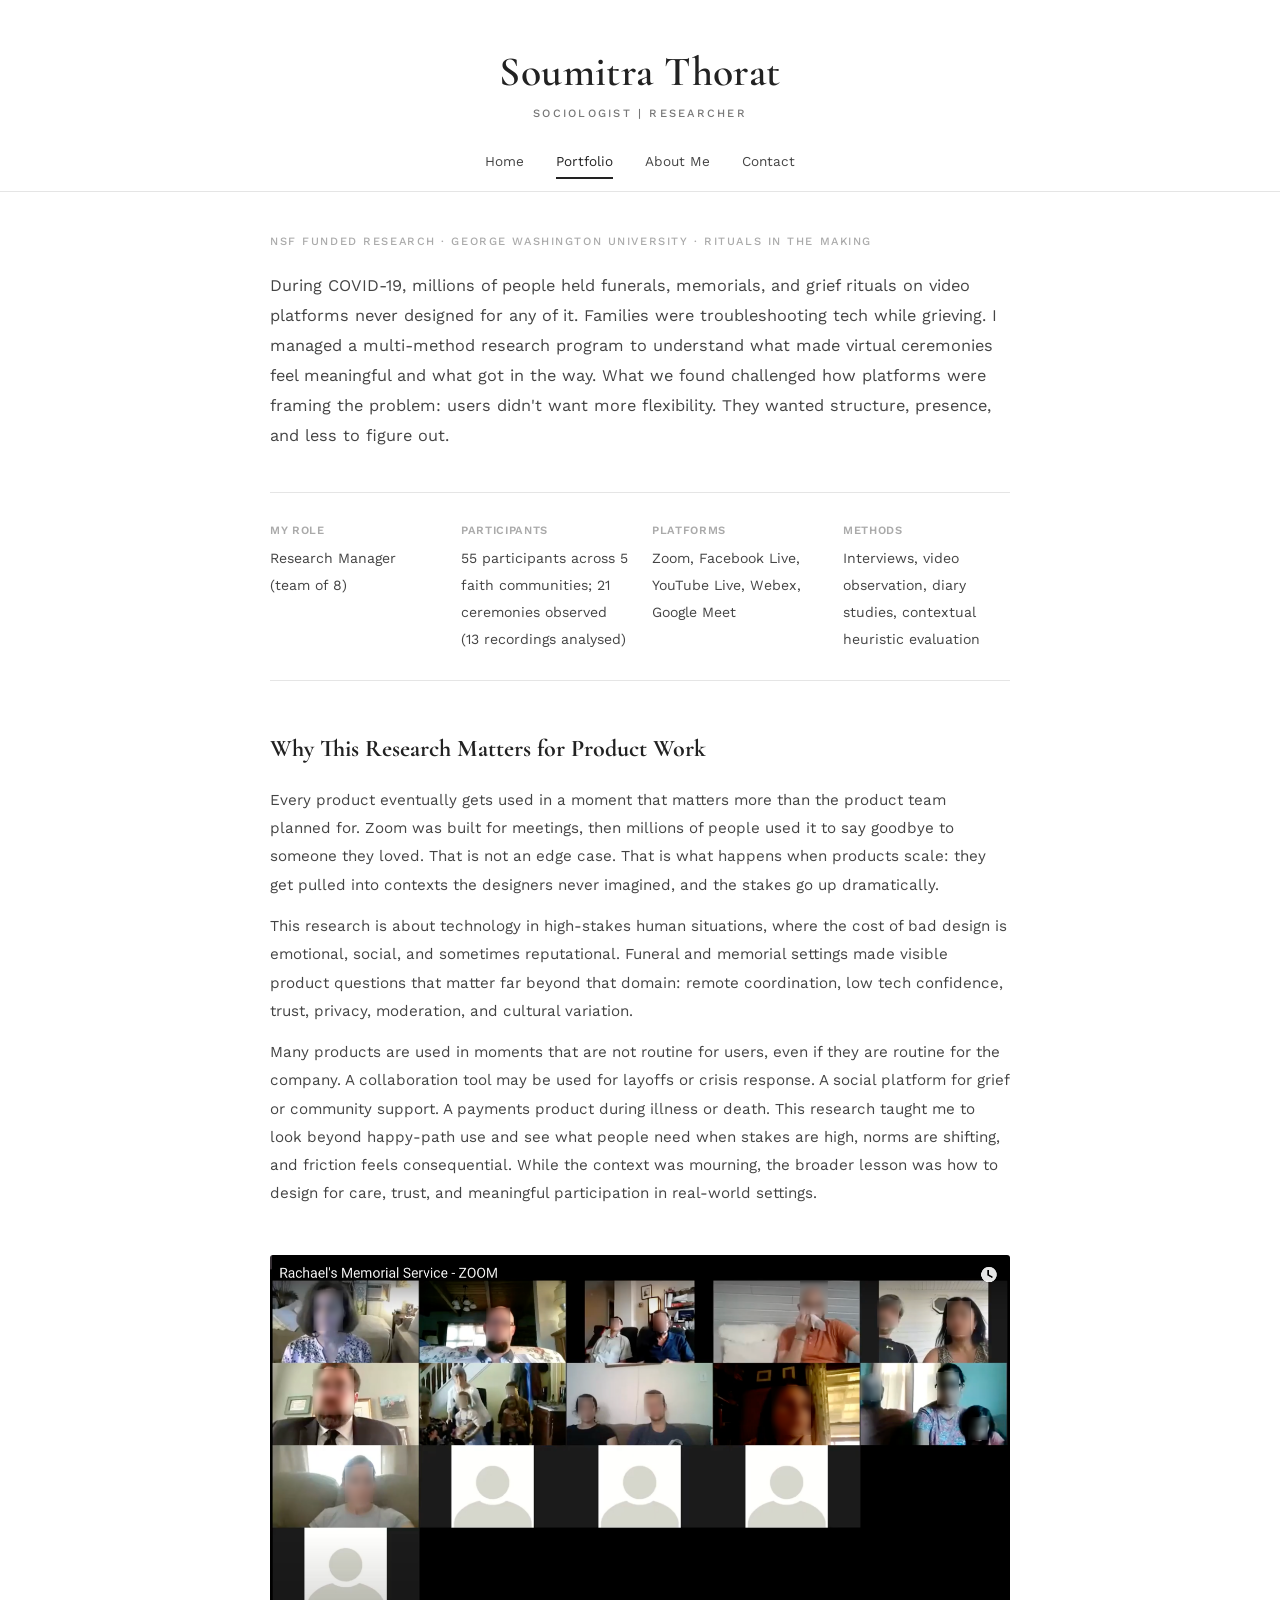
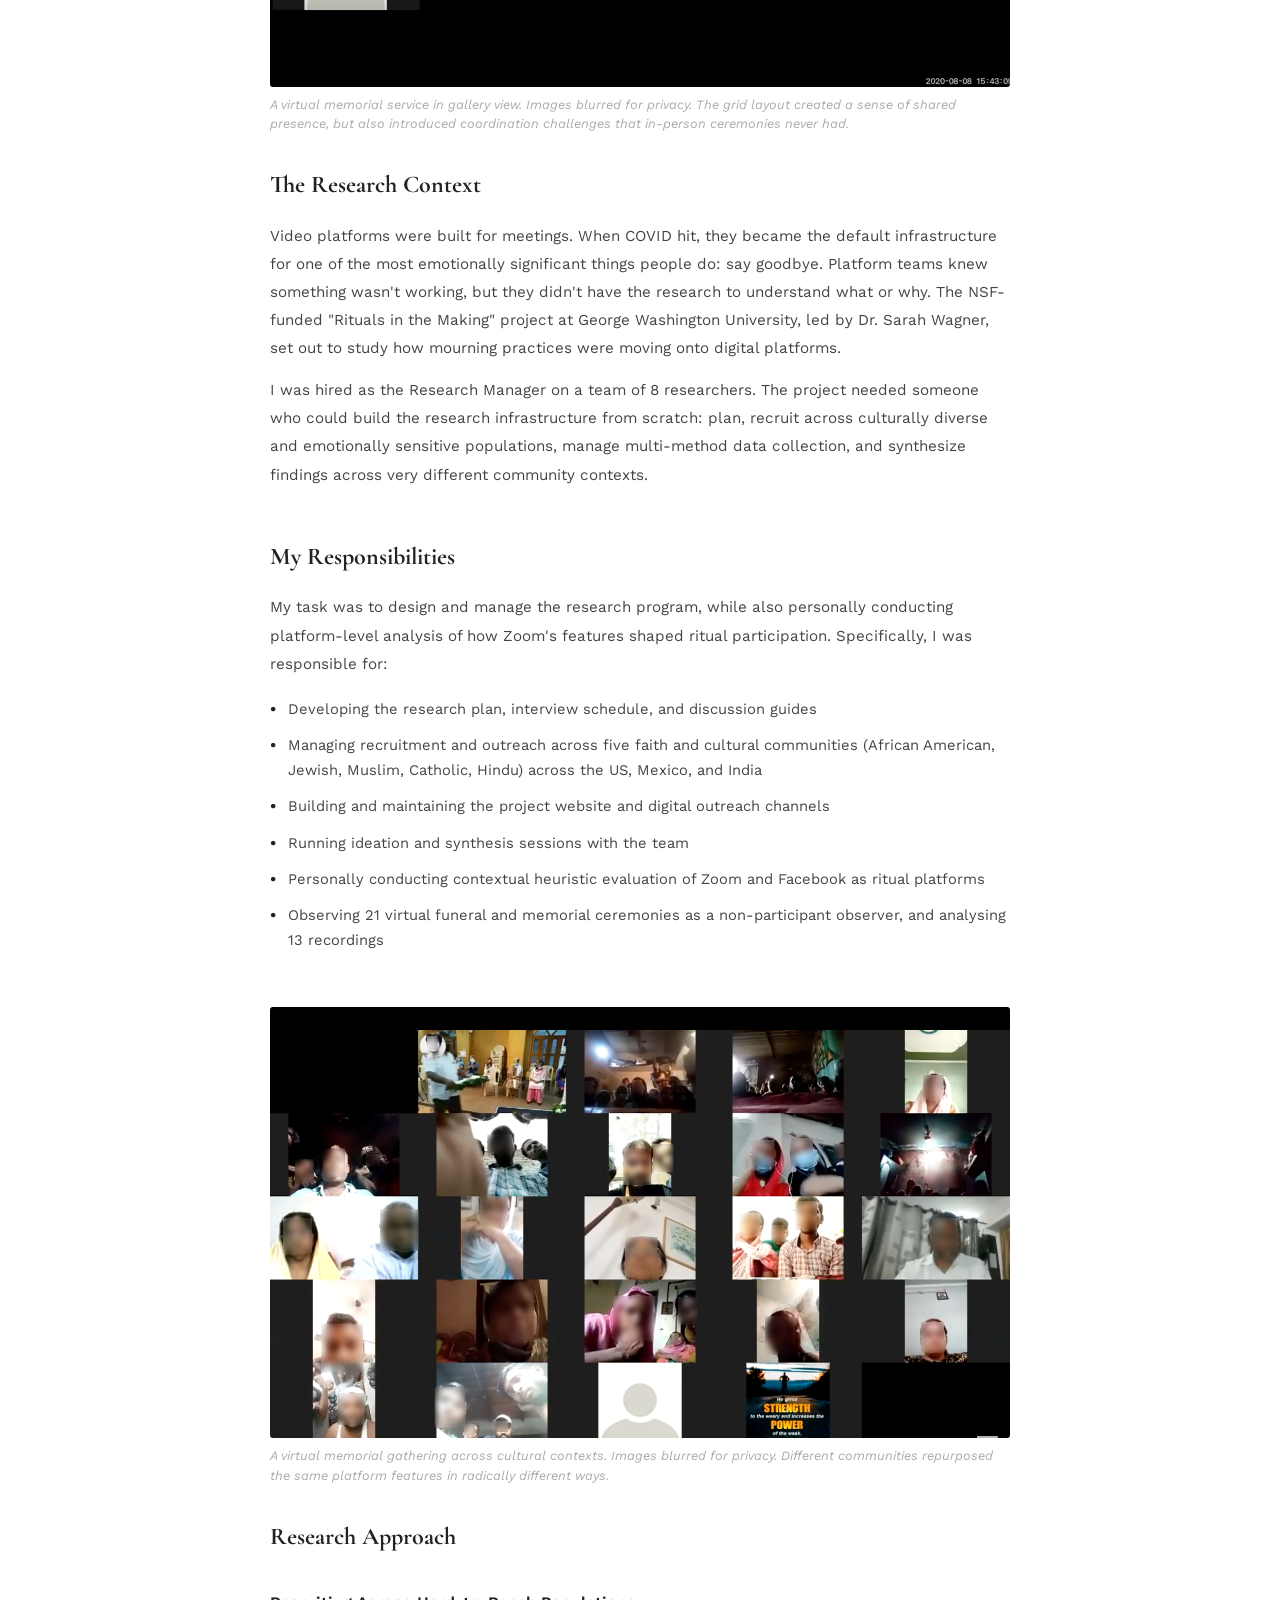
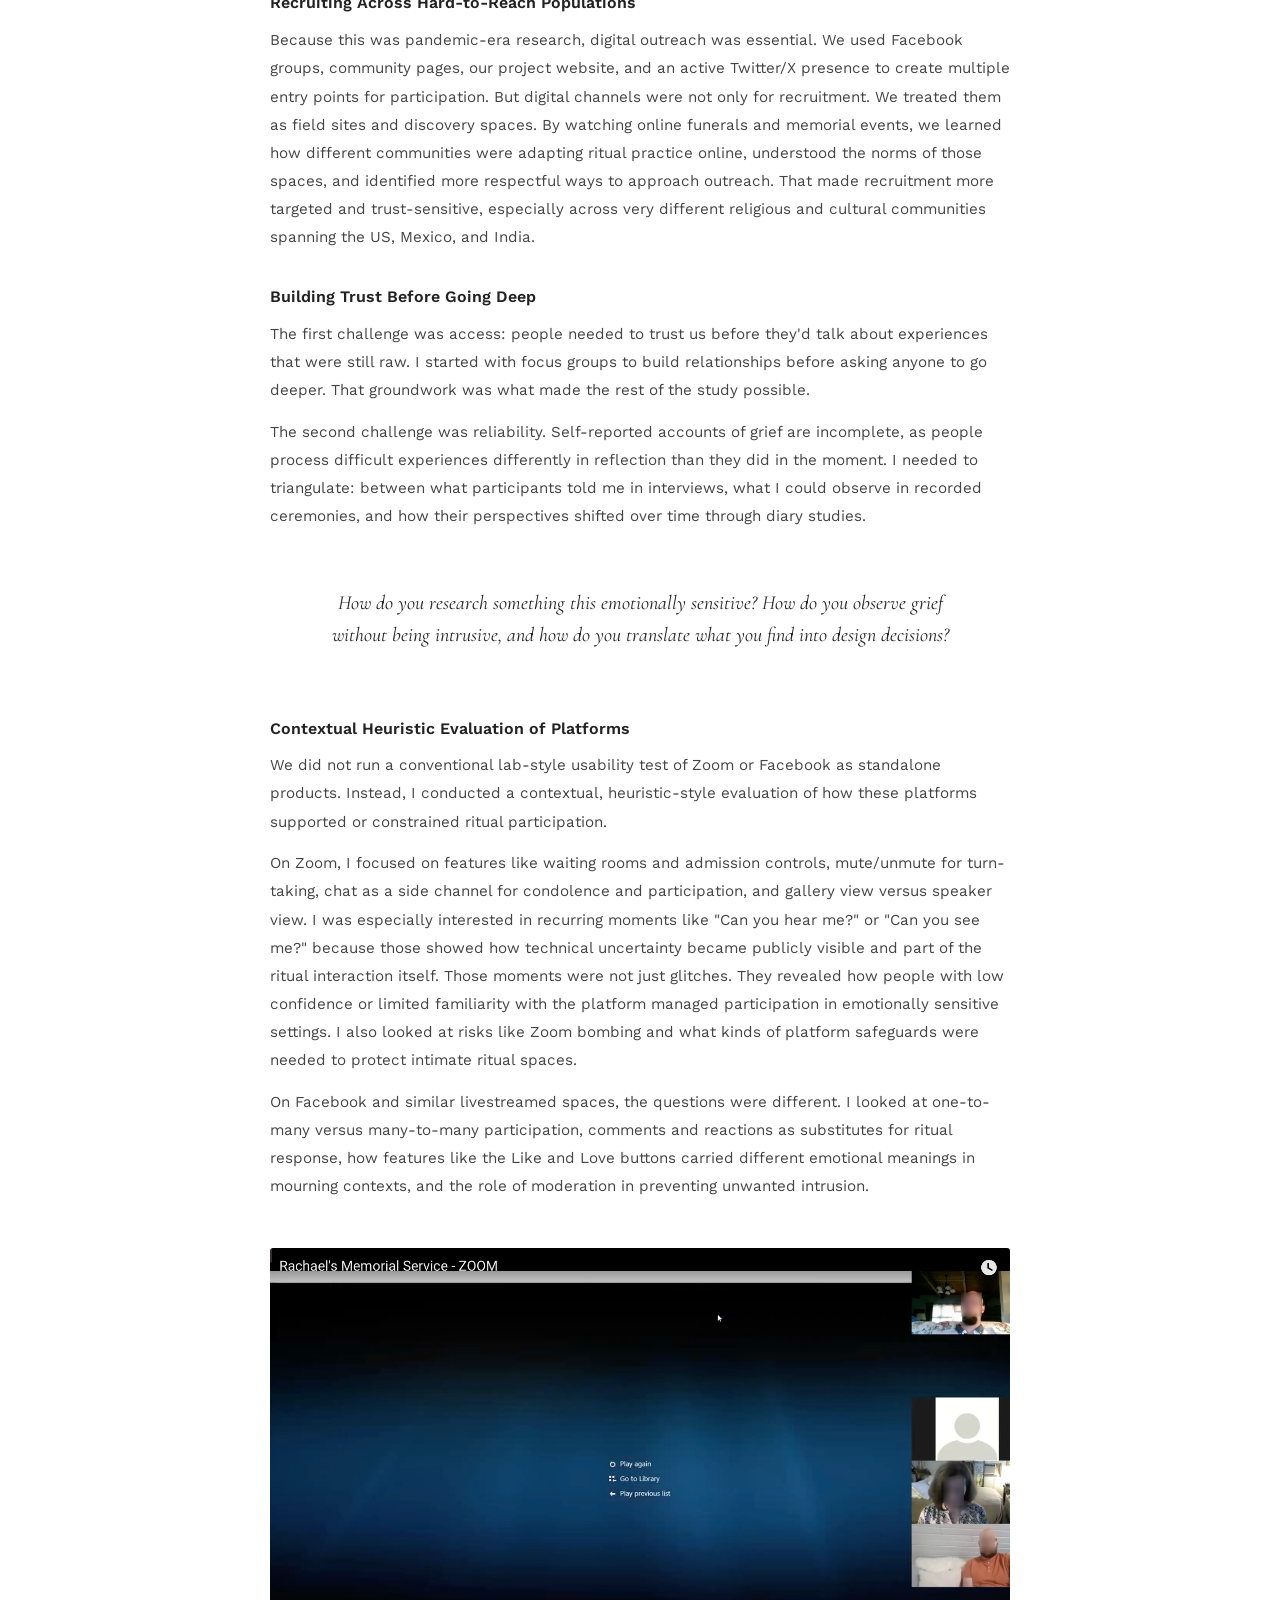
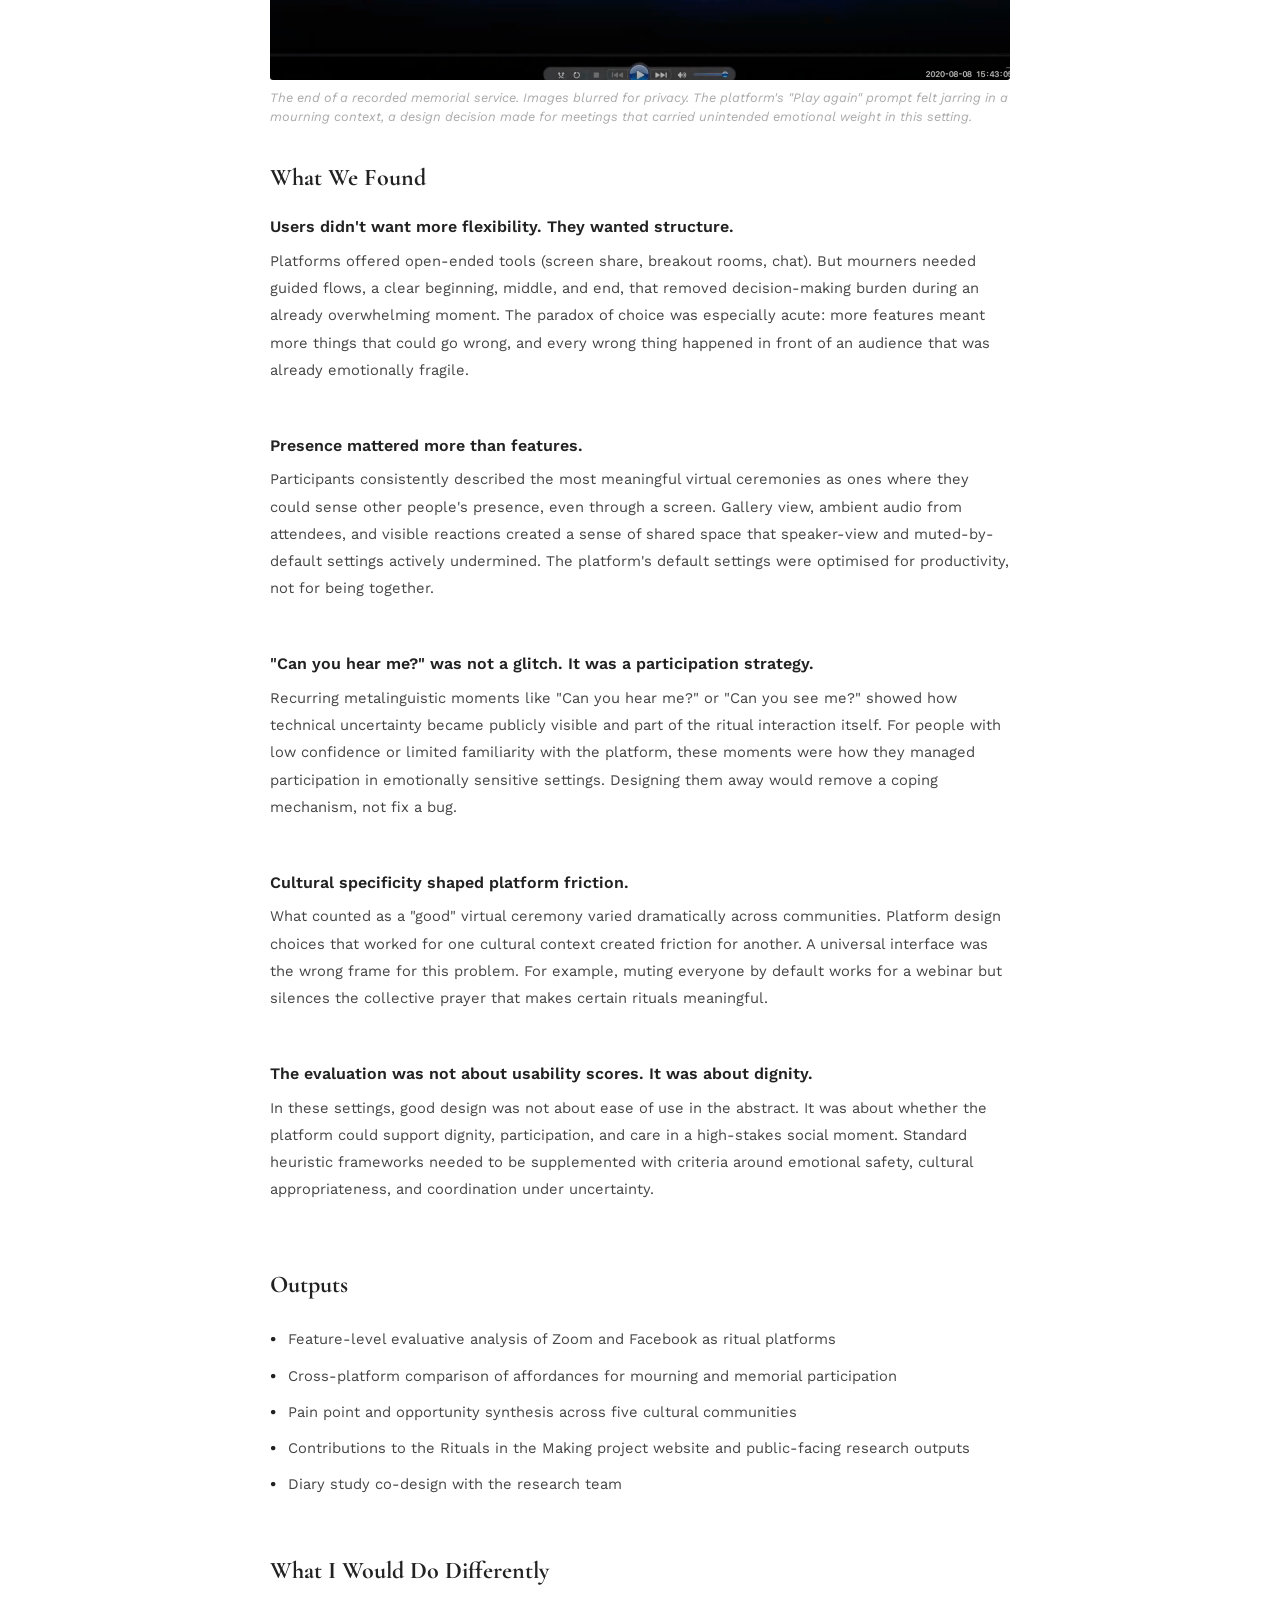
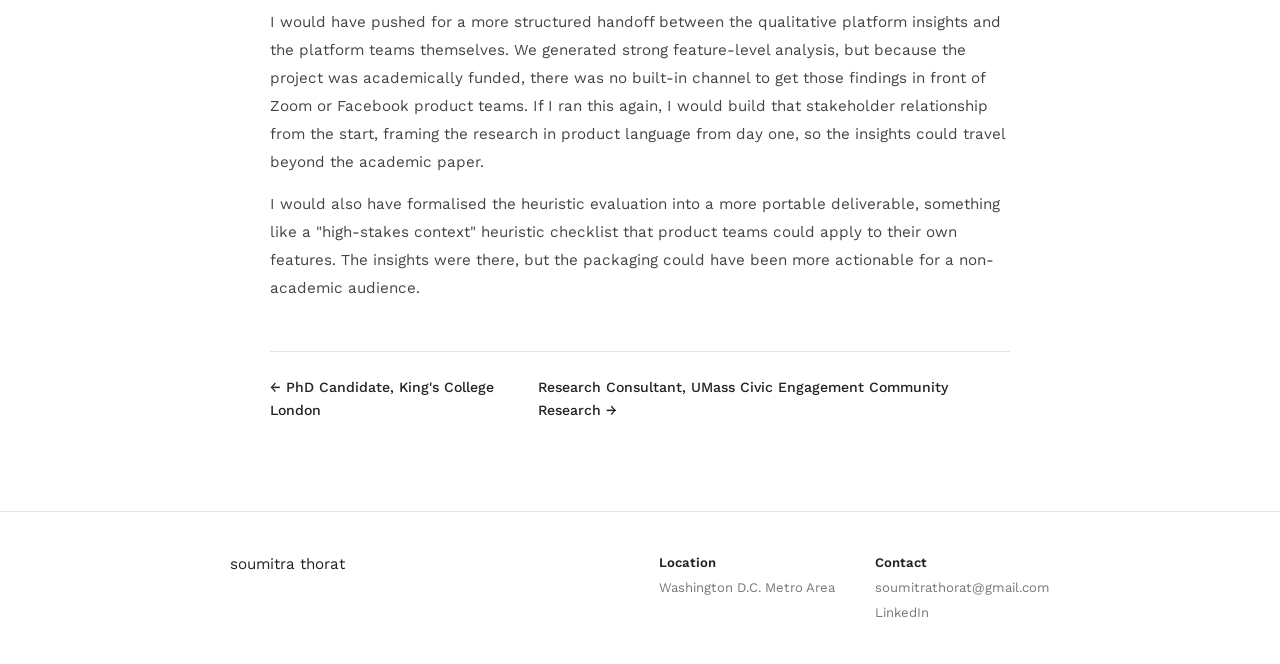
<file: projects/gw-research.html>
<!DOCTYPE html>
<html lang="en">
<head>
  <meta charset="UTF-8">
  <meta name="viewport" content="width=device-width, initial-scale=1.0">
  <title>George Washington University Research - Soumitra Thorat</title>
  <link rel="preconnect" href="https://fonts.googleapis.com">
  <link rel="preconnect" href="https://fonts.gstatic.com" crossorigin>
  <link href="https://fonts.googleapis.com/css2?family=Cormorant+Garamond:ital,wght@0,400;0,500;0,600;0,700;1,400&family=Work+Sans:wght@300;400;500;600&display=swap" rel="stylesheet">
  <link rel="stylesheet" href="../css/style.css">
</head>
<body>
  <header class="site-header">
    <a href="../index.html" class="site-header__name">Soumitra Thorat</a>
    <p class="site-header__tagline">SOCIOLOGIST | RESEARCHER</p>
  </header>

  <nav class="nav" id="nav">
    <button class="nav__toggle" id="navToggle" aria-label="Toggle navigation" aria-expanded="false">Menu</button>
    <ul class="nav__list" id="navLinks">
      <li><a href="../index.html" class="nav__link">Home</a></li>
      <li><a href="../portfolio.html" class="nav__link nav__link--active">Portfolio</a></li>
      <li><a href="../about-me.html" class="nav__link">About Me</a></li>
      <li><a href="../contact.html" class="nav__link">Contact</a></li>
    </ul>
  </nav>

  <article class="case-study">
    <div class="container">

      <!-- Header -->
      <header class="cs__header">
        <p class="cs__label">NSF FUNDED RESEARCH · GEORGE WASHINGTON UNIVERSITY · RITUALS IN THE MAKING</p>
        <p class="cs__lede">During COVID-19, millions of people held funerals, memorials, and grief rituals on video platforms never designed for any of it. Families were troubleshooting tech while grieving. I managed a multi-method research program to understand what made virtual ceremonies feel meaningful and what got in the way. What we found challenged how platforms were framing the problem: users didn't want more flexibility. They wanted structure, presence, and less to figure out.</p>
      </header>

      <!-- Metadata -->
      <div class="cs__meta">
        <div class="cs__meta-item">
          <span class="cs__meta-label">My Role</span>
          <span class="cs__meta-value">Research Manager (team of 8)</span>
        </div>
        <div class="cs__meta-item">
          <span class="cs__meta-label">Participants</span>
          <span class="cs__meta-value">55 participants across 5 faith communities; 21 ceremonies observed (13 recordings analysed)</span>
        </div>
        <div class="cs__meta-item">
          <span class="cs__meta-label">Platforms</span>
          <span class="cs__meta-value">Zoom, Facebook Live, YouTube Live, Webex, Google Meet</span>
        </div>
        <div class="cs__meta-item">
          <span class="cs__meta-label">Methods</span>
          <span class="cs__meta-value">Interviews, video observation, diary studies, contextual heuristic evaluation</span>
        </div>
      </div>

      <!-- Why this matters -->
      <section class="cs__section">
        <h2 class="cs__heading">Why This Research Matters for Product Work</h2>
        <p>Every product eventually gets used in a moment that matters more than the product team planned for. Zoom was built for meetings, then millions of people used it to say goodbye to someone they loved. That is not an edge case. That is what happens when products scale: they get pulled into contexts the designers never imagined, and the stakes go up dramatically.</p>
        <p>This research is about technology in high-stakes human situations, where the cost of bad design is emotional, social, and sometimes reputational. Funeral and memorial settings made visible product questions that matter far beyond that domain: remote coordination, low tech confidence, trust, privacy, moderation, and cultural variation.</p>
        <p>Many products are used in moments that are not routine for users, even if they are routine for the company. A collaboration tool may be used for layoffs or crisis response. A social platform for grief or community support. A payments product during illness or death. This research taught me to look beyond happy-path use and see what people need when stakes are high, norms are shifting, and friction feels consequential. While the context was mourning, the broader lesson was how to design for care, trust, and meaningful participation in real-world settings.</p>
      </section>

      <!-- Blurred memorial screenshot -->
      <figure class="cs__figure">
        <img src="../assets/memorial-gallery-view.jpg" alt="A blurred screenshot of a Zoom memorial service in gallery view, showing the grid layout of participants" class="cs__img">
        <figcaption class="cs__caption">A virtual memorial service in gallery view. Images blurred for privacy. The grid layout created a sense of shared presence, but also introduced coordination challenges that in-person ceremonies never had.</figcaption>
      </figure>

      <!-- Situation -->
      <section class="cs__section">
        <h2 class="cs__heading">The Research Context</h2>
        <p>Video platforms were built for meetings. When COVID hit, they became the default infrastructure for one of the most emotionally significant things people do: say goodbye. Platform teams knew something wasn't working, but they didn't have the research to understand what or why. The NSF-funded "Rituals in the Making" project at George Washington University, led by Dr. Sarah Wagner, set out to study how mourning practices were moving onto digital platforms.</p>
        <p>I was hired as the Research Manager on a team of 8 researchers. The project needed someone who could build the research infrastructure from scratch: plan, recruit across culturally diverse and emotionally sensitive populations, manage multi-method data collection, and synthesize findings across very different community contexts.</p>
      </section>

      <!-- Task -->
      <section class="cs__section">
        <h2 class="cs__heading">My Responsibilities</h2>
        <p>My task was to design and manage the research program, while also personally conducting platform-level analysis of how Zoom's features shaped ritual participation. Specifically, I was responsible for:</p>
        <ul class="cs__task-list">
          <li>Developing the research plan, interview schedule, and discussion guides</li>
          <li>Managing recruitment and outreach across five faith and cultural communities (African American, Jewish, Muslim, Catholic, Hindu) across the US, Mexico, and India</li>
          <li>Building and maintaining the project website and digital outreach channels</li>
          <li>Running ideation and synthesis sessions with the team</li>
          <li>Personally conducting contextual heuristic evaluation of Zoom and Facebook as ritual platforms</li>
          <li>Observing 21 virtual funeral and memorial ceremonies as a non-participant observer, and analysing 13 recordings</li>
        </ul>
      </section>

      <!-- Multicultural memorial -->
      <figure class="cs__figure">
        <img src="../assets/memorial-multicultural.jpg" alt="A blurred screenshot of a large virtual memorial gathering with participants from diverse cultural backgrounds" class="cs__img">
        <figcaption class="cs__caption">A virtual memorial gathering across cultural contexts. Images blurred for privacy. Different communities repurposed the same platform features in radically different ways.</figcaption>
      </figure>

      <!-- Research Approach -->
      <section class="cs__section">
        <h2 class="cs__heading">Research Approach</h2>

        <h3 class="cs__subheading">Recruiting Across Hard-to-Reach Populations</h3>
        <p>Because this was pandemic-era research, digital outreach was essential. We used Facebook groups, community pages, our project website, and an active Twitter/X presence to create multiple entry points for participation. But digital channels were not only for recruitment. We treated them as field sites and discovery spaces. By watching online funerals and memorial events, we learned how different communities were adapting ritual practice online, understood the norms of those spaces, and identified more respectful ways to approach outreach. That made recruitment more targeted and trust-sensitive, especially across very different religious and cultural communities spanning the US, Mexico, and India.</p>

        <h3 class="cs__subheading">Building Trust Before Going Deep</h3>
        <p>The first challenge was access: people needed to trust us before they'd talk about experiences that were still raw. I started with focus groups to build relationships before asking anyone to go deeper. That groundwork was what made the rest of the study possible.</p>
        <p>The second challenge was reliability. Self-reported accounts of grief are incomplete, as people process difficult experiences differently in reflection than they did in the moment. I needed to triangulate: between what participants told me in interviews, what I could observe in recorded ceremonies, and how their perspectives shifted over time through diary studies.</p>

        <blockquote class="cs__question">How do you research something this emotionally sensitive? How do you observe grief without being intrusive, and how do you translate what you find into design decisions?</blockquote>

        <h3 class="cs__subheading">Contextual Heuristic Evaluation of Platforms</h3>
        <p>We did not run a conventional lab-style usability test of Zoom or Facebook as standalone products. Instead, I conducted a contextual, heuristic-style evaluation of how these platforms supported or constrained ritual participation.</p>
        <p>On Zoom, I focused on features like waiting rooms and admission controls, mute/unmute for turn-taking, chat as a side channel for condolence and participation, and gallery view versus speaker view. I was especially interested in recurring moments like "Can you hear me?" or "Can you see me?" because those showed how technical uncertainty became publicly visible and part of the ritual interaction itself. Those moments were not just glitches. They revealed how people with low confidence or limited familiarity with the platform managed participation in emotionally sensitive settings. I also looked at risks like Zoom bombing and what kinds of platform safeguards were needed to protect intimate ritual spaces.</p>
        <p>On Facebook and similar livestreamed spaces, the questions were different. I looked at one-to-many versus many-to-many participation, comments and reactions as substitutes for ritual response, how features like the Like and Love buttons carried different emotional meanings in mourning contexts, and the role of moderation in preventing unwanted intrusion.</p>
      </section>

      <!-- Zoom end screen -->
      <figure class="cs__figure">
        <img src="../assets/memorial-zoom-end.jpg" alt="A blurred screenshot of a Zoom memorial service showing the end screen with playback options" class="cs__img">
        <figcaption class="cs__caption">The end of a recorded memorial service. Images blurred for privacy. The platform's "Play again" prompt felt jarring in a mourning context, a design decision made for meetings that carried unintended emotional weight in this setting.</figcaption>
      </figure>

      <!-- Results / Findings -->
      <section class="cs__section">
        <h2 class="cs__heading">What We Found</h2>

        <div class="cs__findings">
          <div class="cs__finding">
            <h3>Users didn't want more flexibility. They wanted structure.</h3>
            <p>Platforms offered open-ended tools (screen share, breakout rooms, chat). But mourners needed guided flows, a clear beginning, middle, and end, that removed decision-making burden during an already overwhelming moment. The paradox of choice was especially acute: more features meant more things that could go wrong, and every wrong thing happened in front of an audience that was already emotionally fragile.</p>
          </div>

          <div class="cs__finding">
            <h3>Presence mattered more than features.</h3>
            <p>Participants consistently described the most meaningful virtual ceremonies as ones where they could sense other people's presence, even through a screen. Gallery view, ambient audio from attendees, and visible reactions created a sense of shared space that speaker-view and muted-by-default settings actively undermined. The platform's default settings were optimised for productivity, not for being together.</p>
          </div>

          <div class="cs__finding">
            <h3>"Can you hear me?" was not a glitch. It was a participation strategy.</h3>
            <p>Recurring metalinguistic moments like "Can you hear me?" or "Can you see me?" showed how technical uncertainty became publicly visible and part of the ritual interaction itself. For people with low confidence or limited familiarity with the platform, these moments were how they managed participation in emotionally sensitive settings. Designing them away would remove a coping mechanism, not fix a bug.</p>
          </div>

          <div class="cs__finding">
            <h3>Cultural specificity shaped platform friction.</h3>
            <p>What counted as a "good" virtual ceremony varied dramatically across communities. Platform design choices that worked for one cultural context created friction for another. A universal interface was the wrong frame for this problem. For example, muting everyone by default works for a webinar but silences the collective prayer that makes certain rituals meaningful.</p>
          </div>

          <div class="cs__finding">
            <h3>The evaluation was not about usability scores. It was about dignity.</h3>
            <p>In these settings, good design was not about ease of use in the abstract. It was about whether the platform could support dignity, participation, and care in a high-stakes social moment. Standard heuristic frameworks needed to be supplemented with criteria around emotional safety, cultural appropriateness, and coordination under uncertainty.</p>
          </div>
        </div>
      </section>

      <!-- Deliverables -->
      <section class="cs__section">
        <h2 class="cs__heading">Outputs</h2>
        <ul class="cs__task-list">
          <li>Feature-level evaluative analysis of Zoom and Facebook as ritual platforms</li>
          <li>Cross-platform comparison of affordances for mourning and memorial participation</li>
          <li>Pain point and opportunity synthesis across five cultural communities</li>
          <li>Contributions to the Rituals in the Making project website and public-facing research outputs</li>
          <li>Diary study co-design with the research team</li>
        </ul>
      </section>

      <!-- What I'd Do Differently -->
      <section class="cs__section">
        <h2 class="cs__heading">What I Would Do Differently</h2>
        <p>I would have pushed for a more structured handoff between the qualitative platform insights and the platform teams themselves. We generated strong feature-level analysis, but because the project was academically funded, there was no built-in channel to get those findings in front of Zoom or Facebook product teams. If I ran this again, I would build that stakeholder relationship from the start, framing the research in product language from day one, so the insights could travel beyond the academic paper.</p>
        <p>I would also have formalised the heuristic evaluation into a more portable deliverable, something like a "high-stakes context" heuristic checklist that product teams could apply to their own features. The insights were there, but the packaging could have been more actionable for a non-academic audience.</p>
      </section>

      <!-- Prev / Next -->
      <nav class="cs__nav">
        <a href="phd-research.html" class="cs__nav-link">← PhD Candidate, King's College London</a>
        <a href="civic-engagement.html" class="cs__nav-link">Research Consultant, UMass Civic Engagement Community Research →</a>
      </nav>

    </div>
  </article>

    <footer class="footer">
    <div class="footer__inner">
      <span class="footer__name">soumitra thorat</span>
      <div class="footer__info">
        <div class="footer__col">
          <span class="footer__label">Location</span>
          <span class="footer__value">Washington D.C. Metro Area</span>
        </div>
        <div class="footer__col">
          <span class="footer__label">Contact</span>
          <a href="mailto:soumitrathorat@gmail.com" class="footer__link">soumitrathorat@gmail.com</a>
          <a href="https://www.linkedin.com/in/soumitrathorat/" target="_blank" rel="noopener" class="footer__link">LinkedIn</a>
        </div>
      </div>
    </div>
  </footer>

  <script src="../js/main.js"></script>
</body>
</html>
</file>
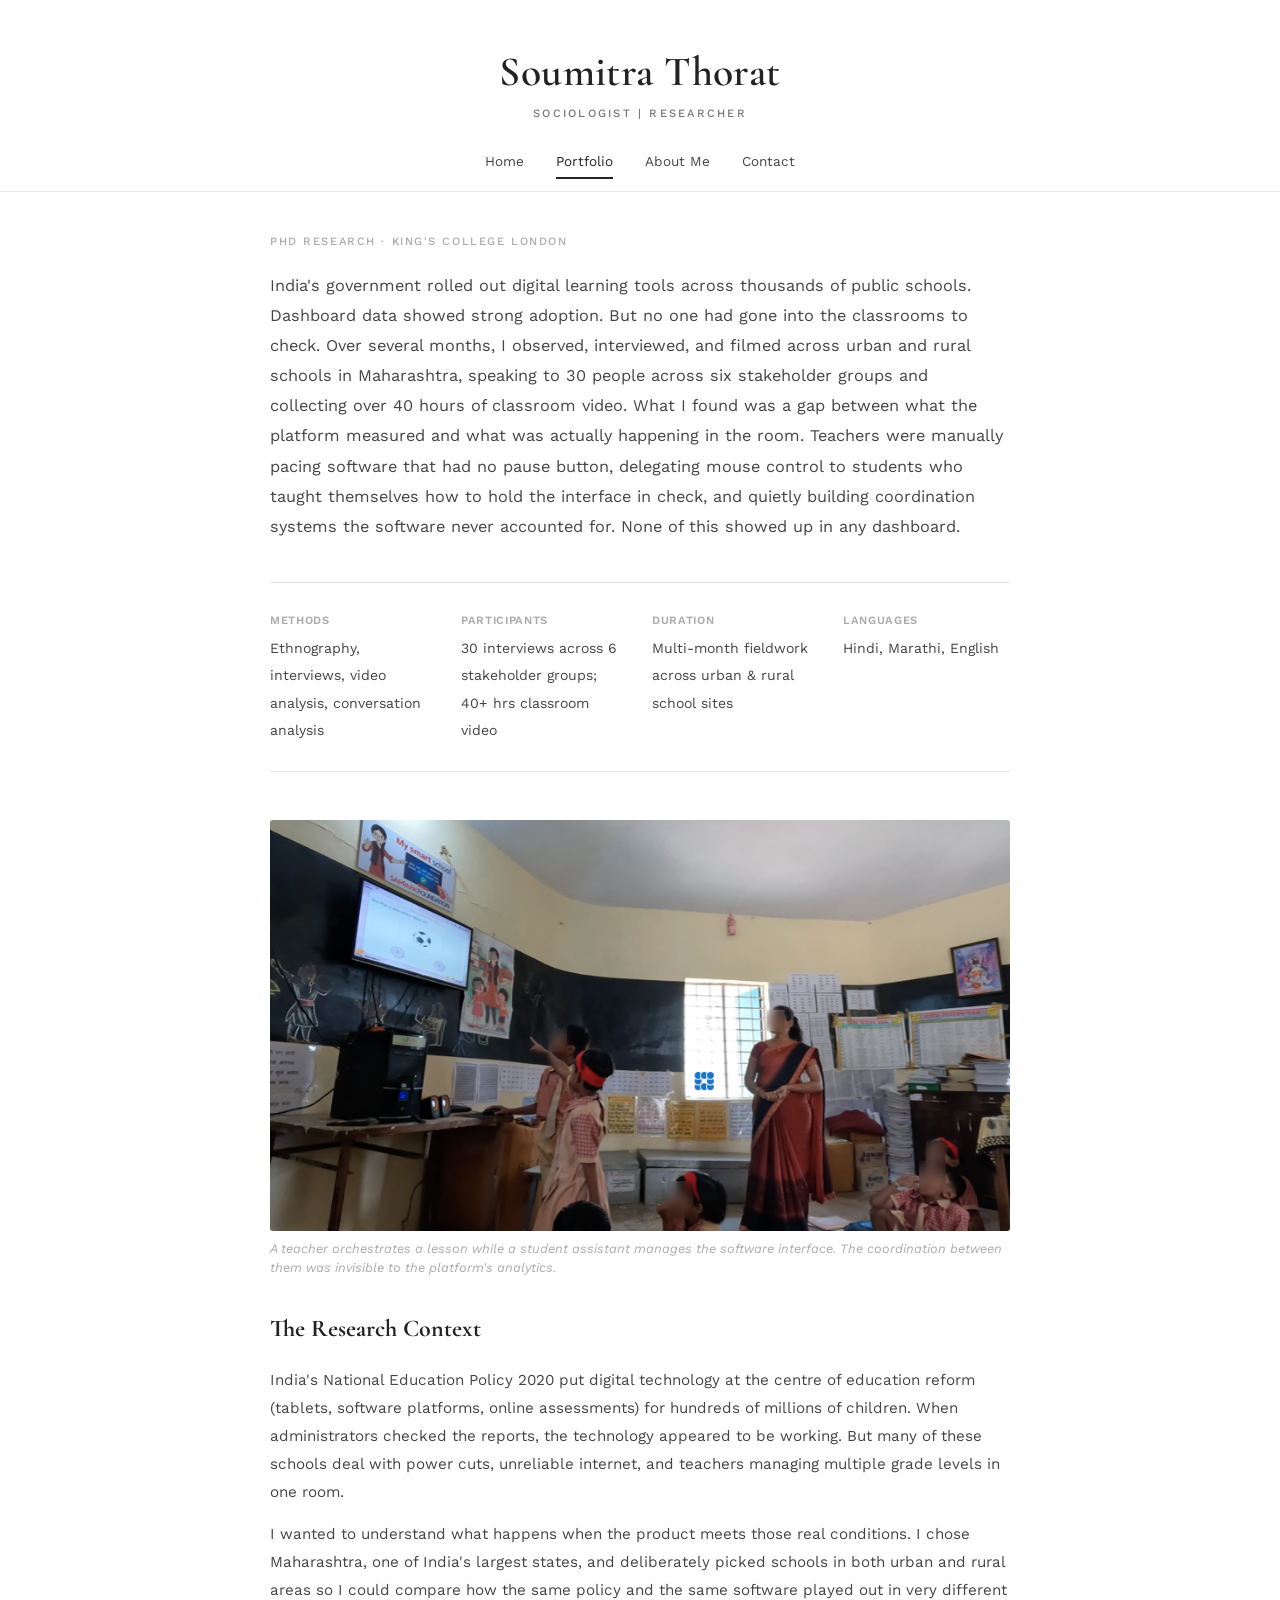
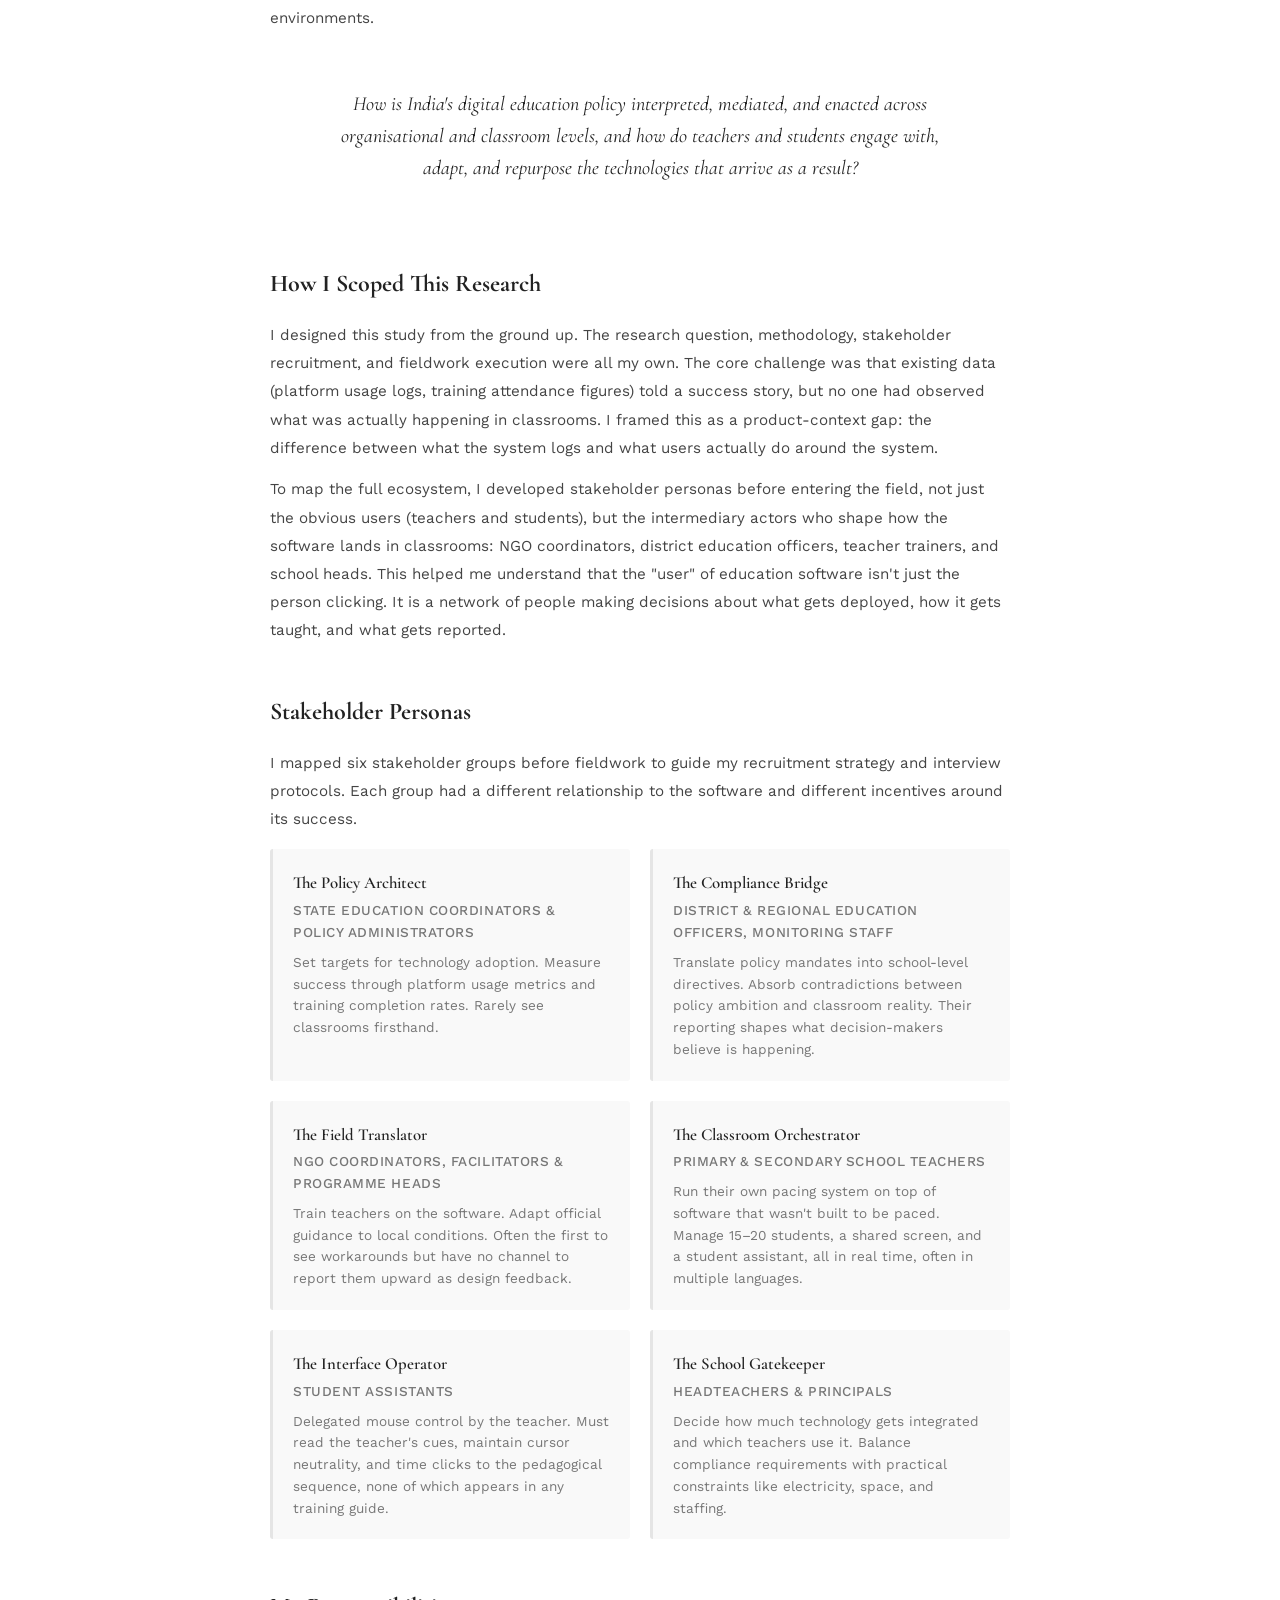
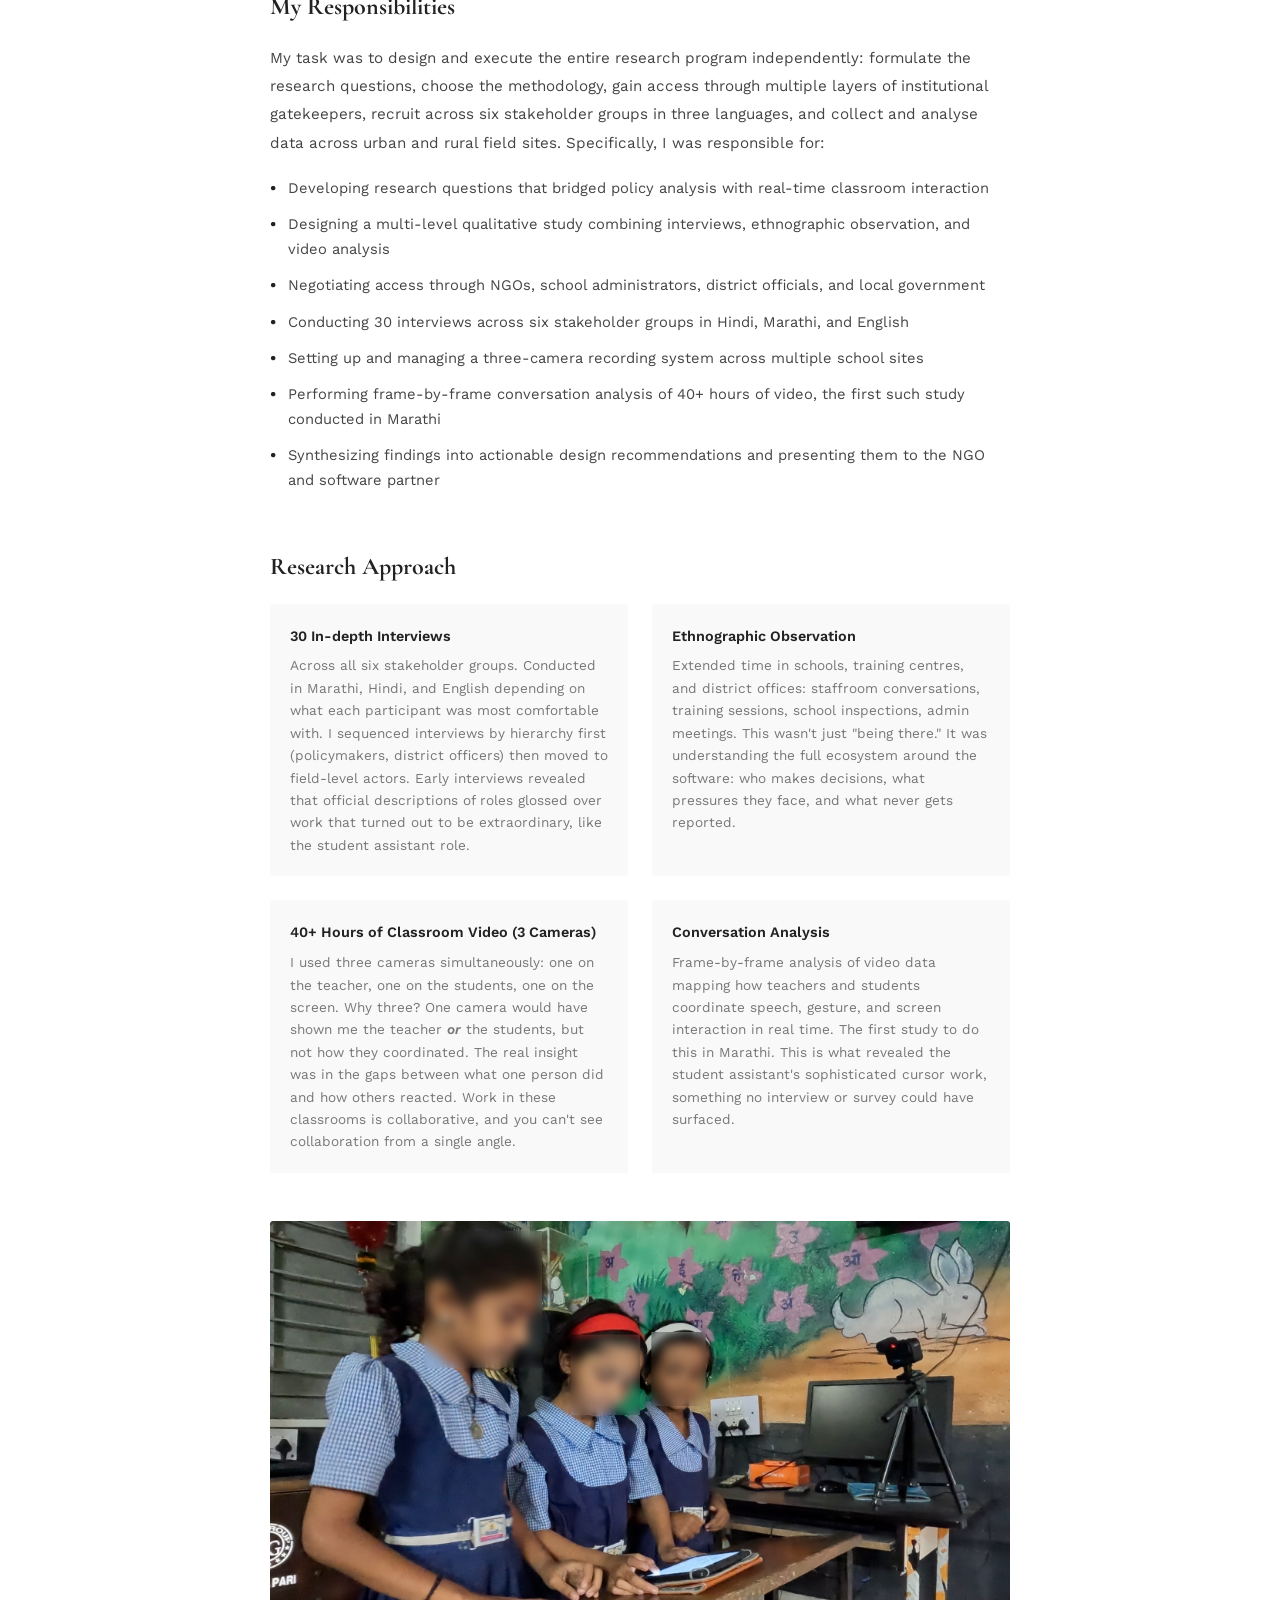
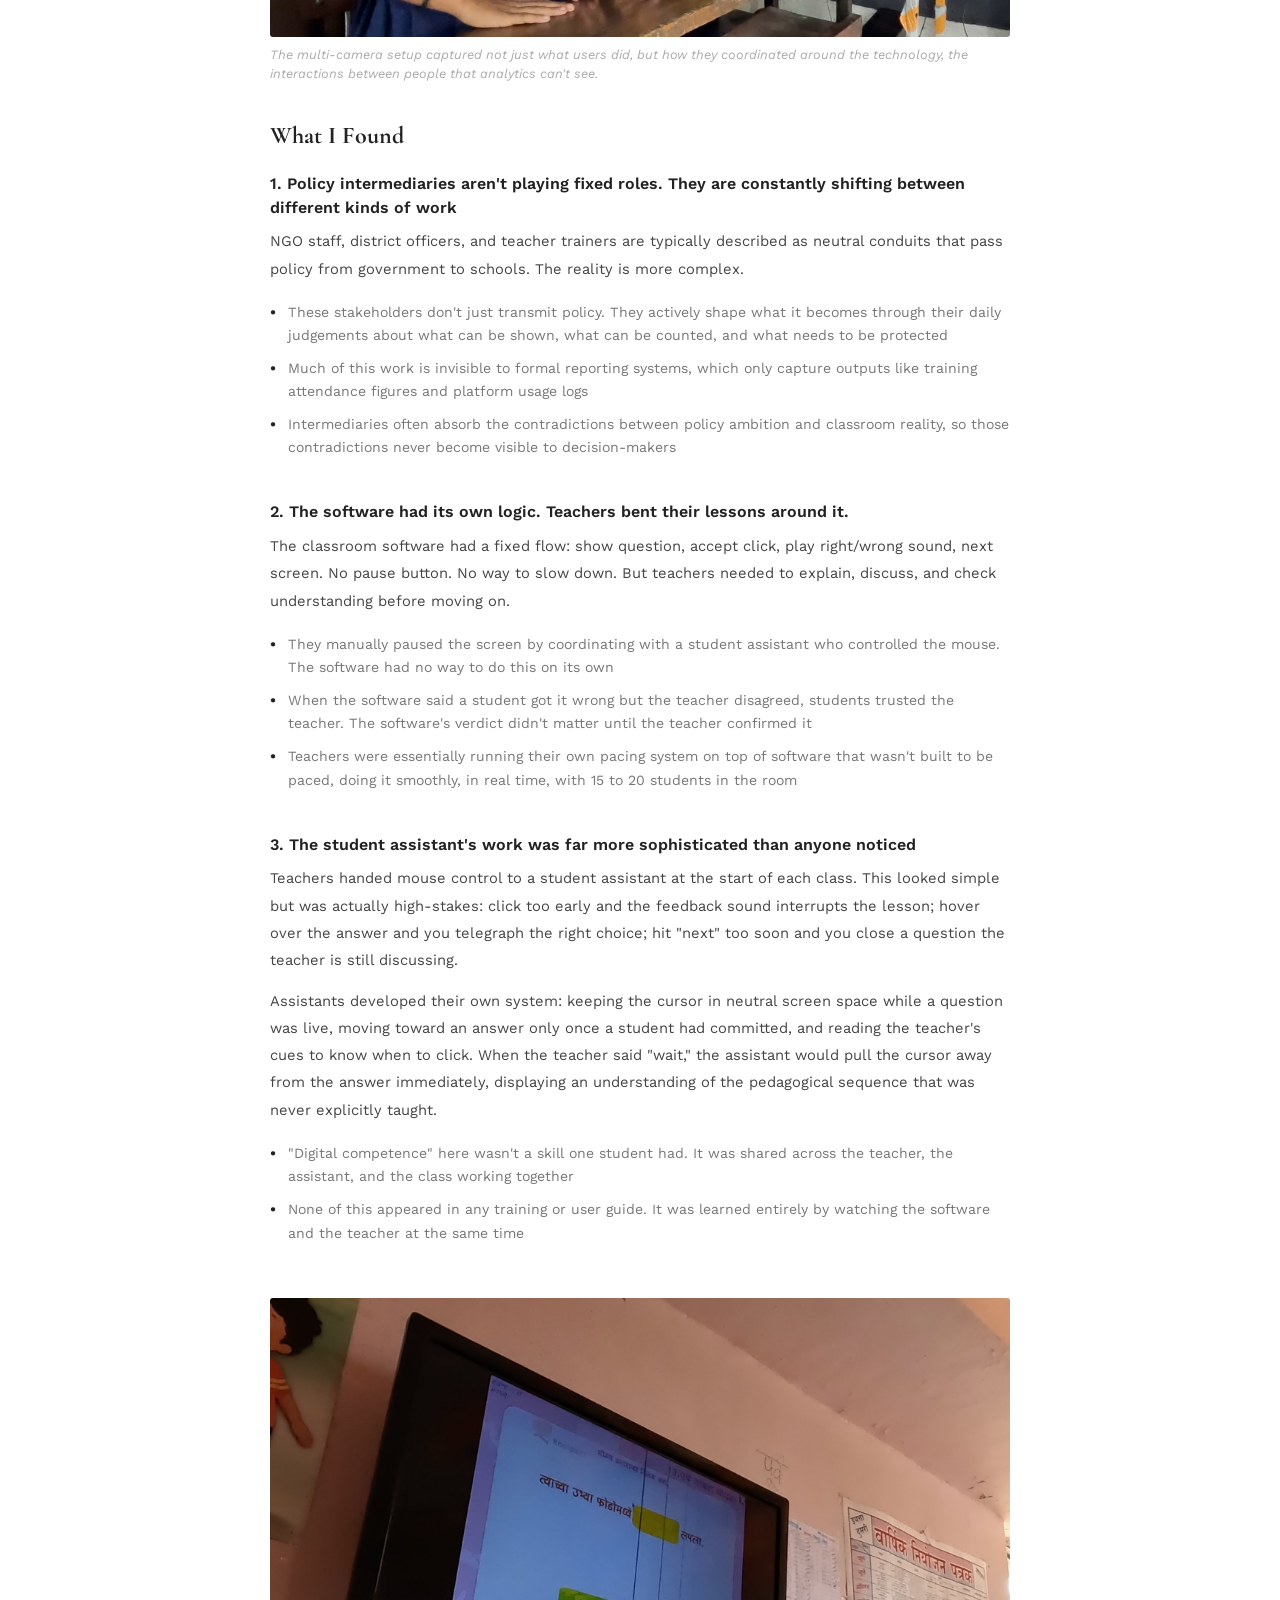
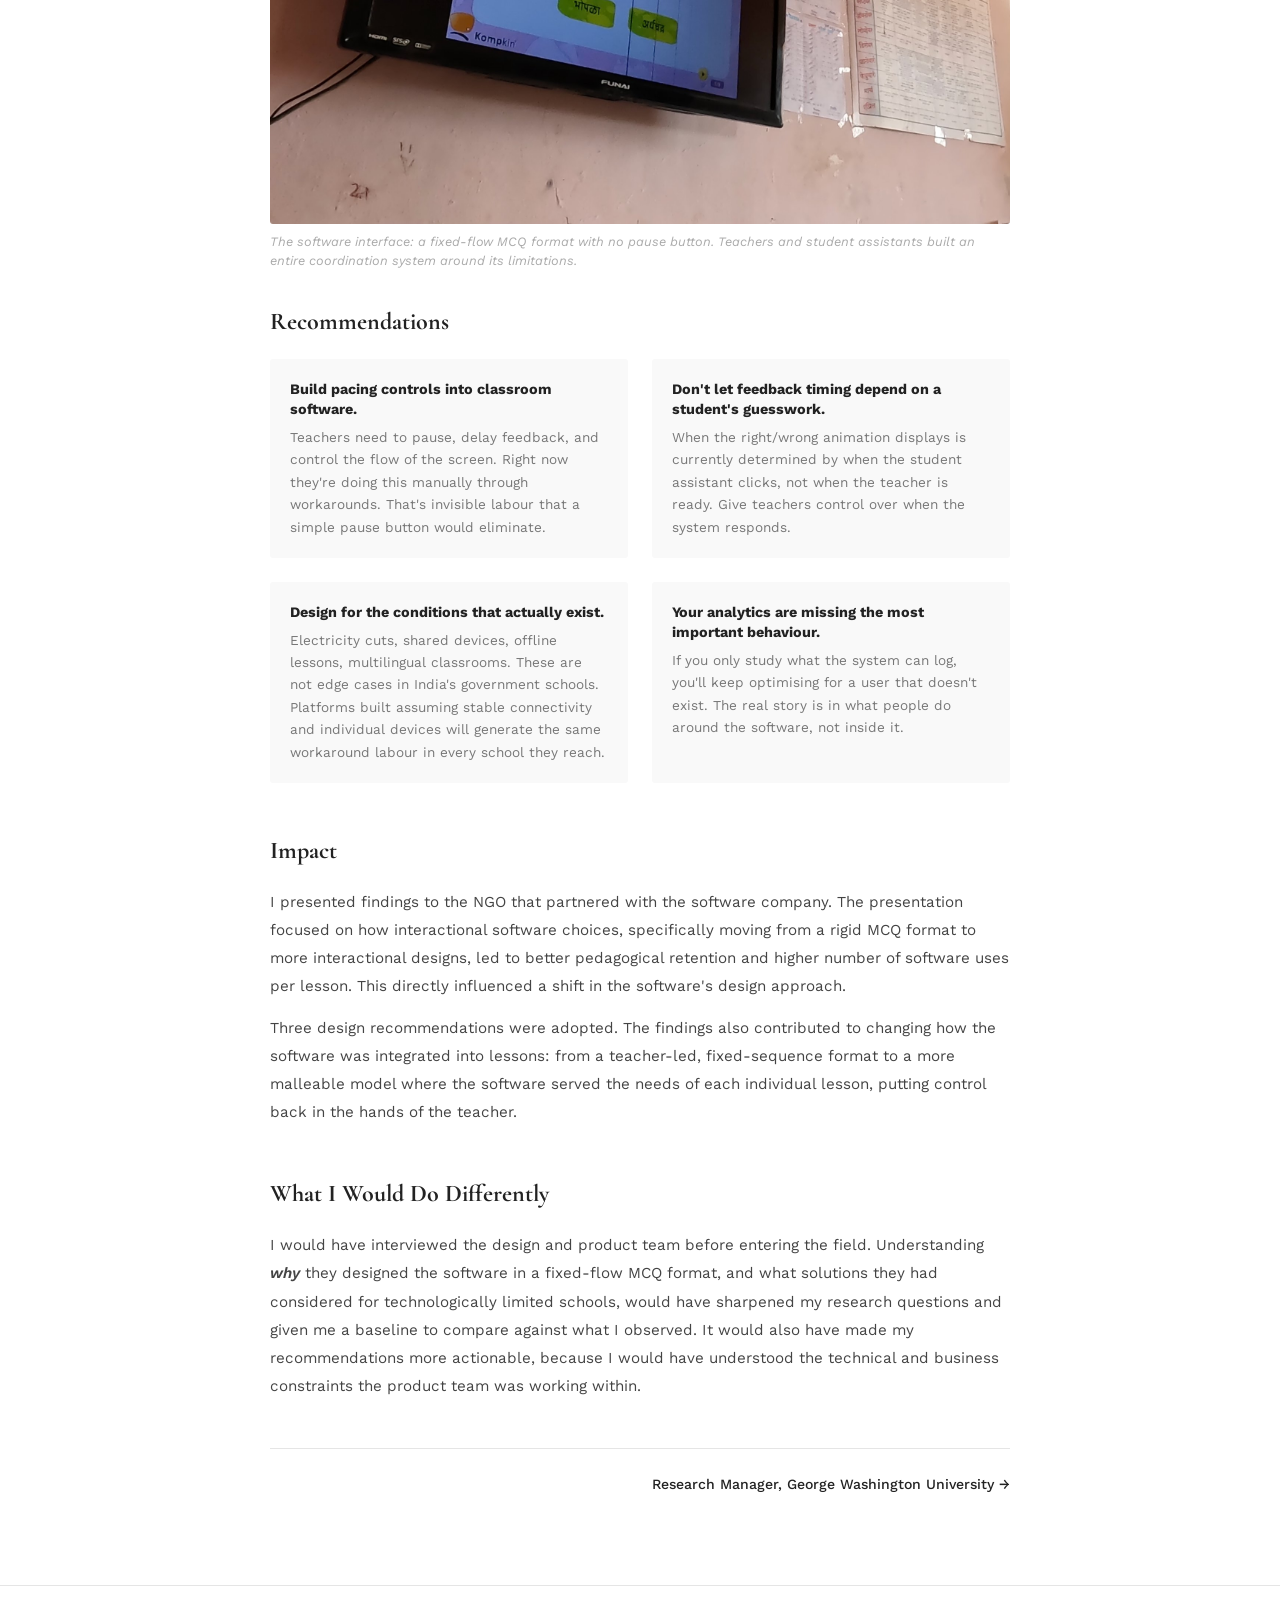
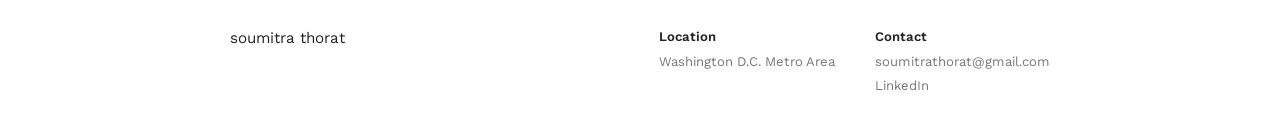
<file: projects/phd-research.html>
<!DOCTYPE html>
<html lang="en">
<head>
  <meta charset="UTF-8">
  <meta name="viewport" content="width=device-width, initial-scale=1.0">
  <title>PhD Research - Soumitra Thorat</title>
  <link rel="preconnect" href="https://fonts.googleapis.com">
  <link rel="preconnect" href="https://fonts.gstatic.com" crossorigin>
  <link href="https://fonts.googleapis.com/css2?family=Cormorant+Garamond:ital,wght@0,400;0,500;0,600;0,700;1,400&family=Work+Sans:wght@300;400;500;600&display=swap" rel="stylesheet">
  <link rel="stylesheet" href="../css/style.css">
</head>
<body>
  <header class="site-header">
    <a href="../index.html" class="site-header__name">Soumitra Thorat</a>
    <p class="site-header__tagline">SOCIOLOGIST | RESEARCHER</p>
  </header>

  <nav class="nav" id="nav">
    <button class="nav__toggle" id="navToggle" aria-label="Toggle navigation" aria-expanded="false">Menu</button>
    <ul class="nav__list" id="navLinks">
      <li><a href="../index.html" class="nav__link">Home</a></li>
      <li><a href="../portfolio.html" class="nav__link nav__link--active">Portfolio</a></li>
      <li><a href="../about-me.html" class="nav__link">About Me</a></li>
      <li><a href="../contact.html" class="nav__link">Contact</a></li>
    </ul>
  </nav>

  <article class="case-study">
    <div class="container">

      <!-- Header -->
      <header class="cs__header">
        <p class="cs__label">PHD RESEARCH · KING'S COLLEGE LONDON</p>
        <p class="cs__lede">India's government rolled out digital learning tools across thousands of public schools. Dashboard data showed strong adoption. But no one had gone into the classrooms to check. Over several months, I observed, interviewed, and filmed across urban and rural schools in Maharashtra, speaking to 30 people across six stakeholder groups and collecting over 40 hours of classroom video. What I found was a gap between what the platform measured and what was actually happening in the room. Teachers were manually pacing software that had no pause button, delegating mouse control to students who taught themselves how to hold the interface in check, and quietly building coordination systems the software never accounted for. None of this showed up in any dashboard.</p>
      </header>

      <!-- Metadata -->
      <div class="cs__meta">
        <div class="cs__meta-item">
          <span class="cs__meta-label">Methods</span>
          <span class="cs__meta-value">Ethnography, interviews, video analysis, conversation analysis</span>
        </div>
        <div class="cs__meta-item">
          <span class="cs__meta-label">Participants</span>
          <span class="cs__meta-value">30 interviews across 6 stakeholder groups; 40+ hrs classroom video</span>
        </div>
        <div class="cs__meta-item">
          <span class="cs__meta-label">Duration</span>
          <span class="cs__meta-value">Multi-month fieldwork across urban &amp; rural school sites</span>
        </div>
        <div class="cs__meta-item">
          <span class="cs__meta-label">Languages</span>
          <span class="cs__meta-value">Hindi, Marathi, English</span>
        </div>
      </div>

      <!-- Classroom photo -->
      <figure class="cs__figure">
        <img src="../assets/classroom-software-wide.png" alt="A teacher and student assistant coordinating around the classroom software interface" class="cs__img">
        <figcaption class="cs__caption">A teacher orchestrates a lesson while a student assistant manages the software interface. The coordination between them was invisible to the platform's analytics.</figcaption>
      </figure>

      <!-- Research Context -->
      <section class="cs__section">
        <h2 class="cs__heading">The Research Context</h2>
        <p>India's National Education Policy 2020 put digital technology at the centre of education reform (tablets, software platforms, online assessments) for hundreds of millions of children. When administrators checked the reports, the technology appeared to be working. But many of these schools deal with power cuts, unreliable internet, and teachers managing multiple grade levels in one room.</p>
        <p>I wanted to understand what happens when the product meets those real conditions. I chose Maharashtra, one of India's largest states, and deliberately picked schools in both urban and rural areas so I could compare how the same policy and the same software played out in very different environments.</p>

        <blockquote class="cs__question">How is India's digital education policy interpreted, mediated, and enacted across organisational and classroom levels, and how do teachers and students engage with, adapt, and repurpose the technologies that arrive as a result?</blockquote>
      </section>

      <!-- How I Scoped This Research -->
      <section class="cs__section">
        <h2 class="cs__heading">How I Scoped This Research</h2>
        <p>I designed this study from the ground up. The research question, methodology, stakeholder recruitment, and fieldwork execution were all my own. The core challenge was that existing data (platform usage logs, training attendance figures) told a success story, but no one had observed what was actually happening in classrooms. I framed this as a product-context gap: the difference between what the system logs and what users actually do around the system.</p>
        <p>To map the full ecosystem, I developed stakeholder personas before entering the field, not just the obvious users (teachers and students), but the intermediary actors who shape how the software lands in classrooms: NGO coordinators, district education officers, teacher trainers, and school heads. This helped me understand that the "user" of education software isn't just the person clicking. It is a network of people making decisions about what gets deployed, how it gets taught, and what gets reported.</p>
      </section>

      <!-- Stakeholder Map -->
      <section class="cs__section">
        <h2 class="cs__heading">Stakeholder Personas</h2>
        <p>I mapped six stakeholder groups before fieldwork to guide my recruitment strategy and interview protocols. Each group had a different relationship to the software and different incentives around its success.</p>
        <div class="cs__persona-grid">
          <div class="cs__persona">
            <h3>The Policy Architect</h3>
            <p class="cs__persona-role">State education coordinators &amp; policy administrators</p>
            <p>Set targets for technology adoption. Measure success through platform usage metrics and training completion rates. Rarely see classrooms firsthand.</p>
          </div>
          <div class="cs__persona">
            <h3>The Compliance Bridge</h3>
            <p class="cs__persona-role">District &amp; regional education officers, monitoring staff</p>
            <p>Translate policy mandates into school-level directives. Absorb contradictions between policy ambition and classroom reality. Their reporting shapes what decision-makers believe is happening.</p>
          </div>
          <div class="cs__persona">
            <h3>The Field Translator</h3>
            <p class="cs__persona-role">NGO coordinators, facilitators &amp; programme heads</p>
            <p>Train teachers on the software. Adapt official guidance to local conditions. Often the first to see workarounds but have no channel to report them upward as design feedback.</p>
          </div>
          <div class="cs__persona">
            <h3>The Classroom Orchestrator</h3>
            <p class="cs__persona-role">Primary &amp; secondary school teachers</p>
            <p>Run their own pacing system on top of software that wasn't built to be paced. Manage 15–20 students, a shared screen, and a student assistant, all in real time, often in multiple languages.</p>
          </div>
          <div class="cs__persona">
            <h3>The Interface Operator</h3>
            <p class="cs__persona-role">Student assistants</p>
            <p>Delegated mouse control by the teacher. Must read the teacher's cues, maintain cursor neutrality, and time clicks to the pedagogical sequence, none of which appears in any training guide.</p>
          </div>
          <div class="cs__persona">
            <h3>The School Gatekeeper</h3>
            <p class="cs__persona-role">Headteachers &amp; principals</p>
            <p>Decide how much technology gets integrated and which teachers use it. Balance compliance requirements with practical constraints like electricity, space, and staffing.</p>
          </div>
        </div>
      </section>

      <!-- Task -->
      <section class="cs__section">
        <h2 class="cs__heading">My Responsibilities</h2>
        <p>My task was to design and execute the entire research program independently: formulate the research questions, choose the methodology, gain access through multiple layers of institutional gatekeepers, recruit across six stakeholder groups in three languages, and collect and analyse data across urban and rural field sites. Specifically, I was responsible for:</p>
        <ul class="cs__task-list">
          <li>Developing research questions that bridged policy analysis with real-time classroom interaction</li>
          <li>Designing a multi-level qualitative study combining interviews, ethnographic observation, and video analysis</li>
          <li>Negotiating access through NGOs, school administrators, district officials, and local government</li>
          <li>Conducting 30 interviews across six stakeholder groups in Hindi, Marathi, and English</li>
          <li>Setting up and managing a three-camera recording system across multiple school sites</li>
          <li>Performing frame-by-frame conversation analysis of 40+ hours of video, the first such study conducted in Marathi</li>
          <li>Synthesizing findings into actionable design recommendations and presenting them to the NGO and software partner</li>
        </ul>
      </section>

      <!-- Research Approach -->
      <section class="cs__section">
        <h2 class="cs__heading">Research Approach</h2>
        <div class="cs__approach-grid">
          <div class="cs__approach-item">
            <h3>30 In-depth Interviews</h3>
            <p>Across all six stakeholder groups. Conducted in Marathi, Hindi, and English depending on what each participant was most comfortable with. I sequenced interviews by hierarchy first (policymakers, district officers) then moved to field-level actors. Early interviews revealed that official descriptions of roles glossed over work that turned out to be extraordinary, like the student assistant role.</p>
          </div>
          <div class="cs__approach-item">
            <h3>Ethnographic Observation</h3>
            <p>Extended time in schools, training centres, and district offices: staffroom conversations, training sessions, school inspections, admin meetings. This wasn't just "being there." It was understanding the full ecosystem around the software: who makes decisions, what pressures they face, and what never gets reported.</p>
          </div>
          <div class="cs__approach-item">
            <h3>40+ Hours of Classroom Video (3 Cameras)</h3>
            <p>I used three cameras simultaneously: one on the teacher, one on the students, one on the screen. Why three? One camera would have shown me the teacher <em>or</em> the students, but not how they coordinated. The real insight was in the gaps between what one person did and how others reacted. Work in these classrooms is collaborative, and you can't see collaboration from a single angle.</p>
          </div>
          <div class="cs__approach-item">
            <h3>Conversation Analysis</h3>
            <p>Frame-by-frame analysis of video data mapping how teachers and students coordinate speech, gesture, and screen interaction in real time. The first study to do this in Marathi. This is what revealed the student assistant's sophisticated cursor work, something no interview or survey could have surfaced.</p>
          </div>
        </div>
      </section>

      <!-- Fieldwork photos -->
      <figure class="cs__figure">
        <img src="../assets/students-tablet-camera.jpg" alt="Students interacting with a tablet while being recorded by a camera on a tripod" class="cs__img">
        <figcaption class="cs__caption">The multi-camera setup captured not just what users did, but how they coordinated around the technology, the interactions between people that analytics can't see.</figcaption>
      </figure>

      <!-- What I Found -->
      <section class="cs__section">
        <h2 class="cs__heading">What I Found</h2>

        <div class="cs__findings">
          <div class="cs__finding">
            <h3>1. Policy intermediaries aren't playing fixed roles. They are constantly shifting between different kinds of work</h3>
            <p>NGO staff, district officers, and teacher trainers are typically described as neutral conduits that pass policy from government to schools. The reality is more complex.</p>
            <ul>
              <li>These stakeholders don't just transmit policy. They actively shape what it becomes through their daily judgements about what can be shown, what can be counted, and what needs to be protected</li>
              <li>Much of this work is invisible to formal reporting systems, which only capture outputs like training attendance figures and platform usage logs</li>
              <li>Intermediaries often absorb the contradictions between policy ambition and classroom reality, so those contradictions never become visible to decision-makers</li>
            </ul>
          </div>

          <div class="cs__finding">
            <h3>2. The software had its own logic. Teachers bent their lessons around it.</h3>
            <p>The classroom software had a fixed flow: show question, accept click, play right/wrong sound, next screen. No pause button. No way to slow down. But teachers needed to explain, discuss, and check understanding before moving on.</p>
            <ul>
              <li>They manually paused the screen by coordinating with a student assistant who controlled the mouse. The software had no way to do this on its own</li>
              <li>When the software said a student got it wrong but the teacher disagreed, students trusted the teacher. The software's verdict didn't matter until the teacher confirmed it</li>
              <li>Teachers were essentially running their own pacing system on top of software that wasn't built to be paced, doing it smoothly, in real time, with 15 to 20 students in the room</li>
            </ul>
          </div>

          <div class="cs__finding">
            <h3>3. The student assistant's work was far more sophisticated than anyone noticed</h3>
            <p>Teachers handed mouse control to a student assistant at the start of each class. This looked simple but was actually high-stakes: click too early and the feedback sound interrupts the lesson; hover over the answer and you telegraph the right choice; hit "next" too soon and you close a question the teacher is still discussing.</p>
            <p>Assistants developed their own system: keeping the cursor in neutral screen space while a question was live, moving toward an answer only once a student had committed, and reading the teacher's cues to know when to click. When the teacher said "wait," the assistant would pull the cursor away from the answer immediately, displaying an understanding of the pedagogical sequence that was never explicitly taught.</p>
            <ul>
              <li>"Digital competence" here wasn't a skill one student had. It was shared across the teacher, the assistant, and the class working together</li>
              <li>None of this appeared in any training or user guide. It was learned entirely by watching the software and the teacher at the same time</li>
            </ul>
          </div>
        </div>
      </section>

      <!-- Software interface -->
      <figure class="cs__figure">
        <img src="../assets/software-interface.png" alt="The Kompkin classroom software showing a Marathi language question with answer buttons" class="cs__img">
        <figcaption class="cs__caption">The software interface: a fixed-flow MCQ format with no pause button. Teachers and student assistants built an entire coordination system around its limitations.</figcaption>
      </figure>

      <!-- Recommendations -->
      <section class="cs__section">
        <h2 class="cs__heading">Recommendations</h2>
        <div class="cs__recs">
          <div class="cs__rec">
            <h3>Build pacing controls into classroom software.</h3>
            <p>Teachers need to pause, delay feedback, and control the flow of the screen. Right now they're doing this manually through workarounds. That's invisible labour that a simple pause button would eliminate.</p>
          </div>
          <div class="cs__rec">
            <h3>Don't let feedback timing depend on a student's guesswork.</h3>
            <p>When the right/wrong animation displays is currently determined by when the student assistant clicks, not when the teacher is ready. Give teachers control over when the system responds.</p>
          </div>
          <div class="cs__rec">
            <h3>Design for the conditions that actually exist.</h3>
            <p>Electricity cuts, shared devices, offline lessons, multilingual classrooms. These are not edge cases in India's government schools. Platforms built assuming stable connectivity and individual devices will generate the same workaround labour in every school they reach.</p>
          </div>
          <div class="cs__rec">
            <h3>Your analytics are missing the most important behaviour.</h3>
            <p>If you only study what the system can log, you'll keep optimising for a user that doesn't exist. The real story is in what people do around the software, not inside it.</p>
          </div>
        </div>
      </section>

      <!-- Impact -->
      <section class="cs__section">
        <h2 class="cs__heading">Impact</h2>
        <p>I presented findings to the NGO that partnered with the software company. The presentation focused on how interactional software choices, specifically moving from a rigid MCQ format to more interactional designs, led to better pedagogical retention and higher number of software uses per lesson. This directly influenced a shift in the software's design approach.</p>
        <p>Three design recommendations were adopted. The findings also contributed to changing how the software was integrated into lessons: from a teacher-led, fixed-sequence format to a more malleable model where the software served the needs of each individual lesson, putting control back in the hands of the teacher.</p>
      </section>

      <!-- What I'd Do Differently -->
      <section class="cs__section">
        <h2 class="cs__heading">What I Would Do Differently</h2>
        <p>I would have interviewed the design and product team before entering the field. Understanding <em>why</em> they designed the software in a fixed-flow MCQ format, and what solutions they had considered for technologically limited schools, would have sharpened my research questions and given me a baseline to compare against what I observed. It would also have made my recommendations more actionable, because I would have understood the technical and business constraints the product team was working within.</p>
      </section>

      <!-- Prev / Next -->
      <nav class="cs__nav">
        <span></span>
        <a href="gw-research.html" class="cs__nav-link">Research Manager, George Washington University →</a>
      </nav>

    </div>
  </article>

    <footer class="footer">
    <div class="footer__inner">
      <span class="footer__name">soumitra thorat</span>
      <div class="footer__info">
        <div class="footer__col">
          <span class="footer__label">Location</span>
          <span class="footer__value">Washington D.C. Metro Area</span>
        </div>
        <div class="footer__col">
          <span class="footer__label">Contact</span>
          <a href="mailto:soumitrathorat@gmail.com" class="footer__link">soumitrathorat@gmail.com</a>
          <a href="https://www.linkedin.com/in/soumitrathorat/" target="_blank" rel="noopener" class="footer__link">LinkedIn</a>
        </div>
      </div>
    </div>
  </footer>

  <script src="../js/main.js"></script>
</body>
</html>
</file>
<file: css/style.css>
/* ===================================
   SOUMITRA THORAT — PORTFOLIO
   Clean, centered, Rachel Fleming-style
   =================================== */

*, *::before, *::after {
  margin: 0; padding: 0; box-sizing: border-box;
}

:root {
  --c-bg: #FFFFFF;
  --c-text: #222222;
  --c-text-mid: #444444;
  --c-text-muted: #777777;
  --c-text-light: #AAAAAA;
  --c-accent: #C0392B;
  --c-border: #E5E5E5;
  --c-surface: #F9F9F9;

  --f-serif: 'Cormorant Garamond', Georgia, serif;
  --f-sans: 'Work Sans', -apple-system, sans-serif;

  --max-w: 820px;
  --page-pad: clamp(1.25rem, 5vw, 2.5rem);
}

html { scroll-behavior: smooth; -webkit-font-smoothing: antialiased; }

body {
  font-family: var(--f-sans);
  font-size: 1rem;
  line-height: 1.7;
  color: var(--c-text);
  background: var(--c-bg);
}

.container {
  max-width: var(--max-w);
  margin: 0 auto;
}

/* === SITE HEADER === */
.site-header {
  text-align: center;
  padding: 3rem var(--page-pad) 0.5rem;
}

.site-header__name {
  font-family: var(--f-serif);
  font-size: clamp(1.8rem, 4vw, 2.6rem);
  font-weight: 600;
  color: var(--c-text);
  text-decoration: none;
  letter-spacing: 0.01em;
  display: block;
  line-height: 1.2;
}

.site-header__tagline {
  font-family: var(--f-sans);
  font-size: 0.7rem;
  font-weight: 500;
  letter-spacing: 0.2em;
  color: var(--c-text-muted);
  margin-top: 0.4rem;
}

/* === NAVIGATION === */
.nav {
  text-align: center;
  padding: 1rem var(--page-pad) 0;
  border-bottom: 1px solid var(--c-border);
  margin-bottom: 0;
}

.nav__toggle {
  display: none;
  font-family: var(--f-sans);
  font-size: 0.85rem;
  background: none;
  border: 1px solid var(--c-border);
  padding: 0.5rem 1.25rem;
  cursor: pointer;
  color: var(--c-text);
  letter-spacing: 0.05em;
  position: relative;
  z-index: 1000;
  width: 100%;
  max-width: 150px;
}

.nav__list {
  list-style: none;
  display: flex;
  justify-content: center;
  gap: 2rem;
  padding-bottom: 1rem;
}

.nav__link {
  font-family: var(--f-sans);
  font-size: 0.85rem;
  font-weight: 400;
  color: var(--c-text-mid);
  text-decoration: none;
  padding-bottom: 0.5rem;
  border-bottom: 2px solid transparent;
  transition: color 0.2s, border-color 0.2s;
}

.nav__link:hover {
  color: var(--c-text);
}

.nav__link--active {
  color: var(--c-text);
  border-bottom-color: var(--c-text);
}

/* === MAIN === */
.main {
  max-width: var(--max-w);
  margin: 0 auto;
  padding: 2.5rem var(--page-pad) 4rem;
}

/* === ABOUT (Home) === */
.about {
  display: flex;
  flex-direction: column;
  align-items: center;
  gap: 2rem;
}

.about__photo {
  width: 100%;
  max-width: 520px;
}

.about__img {
  width: 100%;
  height: auto;
  display: block;
  border-radius: 2px;
}

.about__text p {
  font-family: var(--f-sans);
  font-size: 1rem;
  line-height: 1.85;
  color: var(--c-text-mid);
  text-align: center;
  max-width: 620px;
  margin: 0 auto;
}

.home-intro {
  text-align: justify;
}

/* === PORTFOLIO === */
.portfolio {
  display: flex;
  flex-direction: column;
  gap: 3rem;
}

.portfolio__item {
  padding-bottom: 3rem;
  border-bottom: 1px solid var(--c-border);
}

.portfolio__item:last-child {
  border-bottom: none;
  padding-bottom: 0;
}

.portfolio__title {
  font-family: var(--f-serif);
  font-size: 1.4rem;
  font-weight: 600;
  color: var(--c-text);
  text-decoration: none;
  line-height: 1.35;
  display: inline-block;
  border-bottom: 1px solid var(--c-border);
  transform-origin: left center;
  transition: border-color 0.2s, transform 0.25s ease;
}

.portfolio__title:hover {
  border-bottom-color: var(--c-text);
  transform: scale(1.04);
}

.portfolio__date {
  font-size: 0.8rem;
  font-weight: 500;
  color: var(--c-text-light);
  margin-top: 0.25rem;
  margin-bottom: 0.75rem;
}

.portfolio__desc {
  font-size: 0.93rem;
  color: var(--c-text-mid);
  line-height: 1.75;
  max-width: 660px;
}

/* === CONTACT === */
.contact {
  max-width: 600px;
}

.contact__layout {
  display: grid;
  grid-template-columns: 1fr 1fr;
  gap: 2rem;
  max-width: 1000px;
  margin: 0 auto;
}

.contact__direct-block {
  margin-bottom: 2rem;
}

.contact__eyebrow {
  font-size: 0.82rem;
  color: var(--c-text-muted);
  text-transform: uppercase;
  letter-spacing: 0.5px;
  margin: 0 0 1rem 0;
}

.contact__link {
  color: var(--c-text);
  text-decoration: underline;
  font-size: 0.95rem;
}

.contact__heading {
  font-family: var(--f-serif);
  font-size: 2rem;
  font-weight: 600;
  margin-bottom: 0.75rem;
}

.contact__text {
  font-size: 0.95rem;
  color: var(--c-text-muted);
  margin-bottom: 2rem;
  line-height: 1.7;
}

.contact__form {
  display: flex;
  flex-direction: column;
  gap: 1.25rem;
}

.contact__row {
  display: grid;
  grid-template-columns: 1fr 1fr;
  gap: 1.25rem;
}

.contact__field {
  display: flex;
  flex-direction: column;
  gap: 0.3rem;
}

.contact__field label {
  font-size: 0.82rem;
  font-weight: 500;
  color: var(--c-text);
}

.contact__field label span {
  font-weight: 400;
  color: var(--c-text-light);
  font-size: 0.75rem;
}

.contact__field input,
.contact__field textarea {
  font-family: var(--f-sans);
  font-size: 0.95rem;
  padding: 0.6rem 0.75rem;
  border: 1px solid var(--c-border);
  border-radius: 20px;
  outline: none;
  transition: border-color 0.2s;
  color: var(--c-text);
  background: var(--c-bg);
}

.contact__field textarea {
  border-radius: 12px;
  resize: vertical;
}

.contact__field input:focus,
.contact__field textarea:focus {
  border-color: var(--c-text);
}

.contact__submit {
  font-family: var(--f-sans);
  font-size: 0.8rem;
  font-weight: 500;
  letter-spacing: 0.18em;
  color: var(--c-accent);
  background: none;
  border: none;
  cursor: pointer;
  text-align: left;
  padding: 0.5rem 0;
  width: fit-content;
  transition: opacity 0.2s;
}

.contact__submit:hover { opacity: 0.65; }

/* === CASE STUDY === */
.case-study {
  max-width: var(--max-w);
  margin: 0 auto;
  padding: 2.5rem var(--page-pad) 4rem;
}

.cs__header { margin-bottom: 2.5rem; }

.cs__label {
  font-size: 0.7rem;
  font-weight: 500;
  letter-spacing: 0.14em;
  text-transform: uppercase;
  color: var(--c-text-light);
  margin-bottom: 1.25rem;
}

.cs__lede {
  font-size: 1.02rem;
  line-height: 1.85;
  color: var(--c-text-mid);
}

.cs__meta {
  display: grid;
  grid-template-columns: repeat(4, 1fr);
  gap: 1.5rem;
  padding: 1.75rem 0;
  border-top: 1px solid var(--c-border);
  border-bottom: 1px solid var(--c-border);
  margin-bottom: 3rem;
}

.cs__meta-label {
  display: block;
  font-size: 0.7rem;
  font-weight: 600;
  letter-spacing: 0.06em;
  text-transform: uppercase;
  color: var(--c-text-light);
  margin-bottom: 0.25rem;
}

.cs__meta-value {
  font-size: 0.88rem;
  color: var(--c-text-mid);
  line-height: 1.5;
}

.cs__section { margin-bottom: 3rem; }

.cs__heading {
  font-family: var(--f-serif);
  font-size: 1.5rem;
  font-weight: 700;
  margin-bottom: 1rem;
}

.cs__section p {
  font-size: 0.95rem;
  line-height: 1.85;
  color: var(--c-text-mid);
  margin-bottom: 0.85rem;
}

.cs__section em { font-weight: 600; }

.cs__question {
  font-family: var(--f-serif);
  font-size: 1.25rem;
  font-style: italic;
  line-height: 1.6;
  color: var(--c-text);
  border: none;
  padding: 2rem 0;
  margin: 1.5rem auto;
  max-width: 620px;
  text-align: center;
}

.cs__approach-grid {
  display: grid;
  grid-template-columns: 1fr 1fr;
  gap: 1.5rem;
  margin-top: 1rem;
}

.cs__approach-item {
  padding: 1.25rem;
  background: var(--c-surface);
  border-radius: 3px;
}

.cs__approach-item h3 {
  font-family: var(--f-sans);
  font-size: 0.9rem;
  font-weight: 600;
  margin-bottom: 0.4rem;
}

.cs__approach-item p {
  font-size: 0.85rem;
  color: var(--c-text-muted);
  line-height: 1.65;
  margin-bottom: 0;
}

/* Task list */
.cs__task-list {
  list-style: none;
  padding: 0;
  margin-top: 0.5rem;
}

.cs__task-list li {
  font-size: 0.92rem;
  color: var(--c-text-mid);
  padding: 0.35rem 0 0.35rem 1.1rem;
  position: relative;
  line-height: 1.7;
}

.cs__task-list li::before {
  content: '•';
  position: absolute;
  left: 0;
  color: var(--c-text);
  font-weight: 700;
}

/* Subheadings within sections */
.cs__subheading {
  font-family: var(--f-sans);
  font-size: 1rem;
  font-weight: 600;
  margin-top: 2rem;
  margin-bottom: 0.6rem;
}

.cs__findings { display: flex; flex-direction: column; gap: 2.25rem; }

.cs__finding h3 {
  font-family: var(--f-sans);
  font-size: 1rem;
  font-weight: 600;
  margin-bottom: 0.6rem;
  line-height: 1.45;
}

.cs__finding p { font-size: 0.92rem; }

.cs__finding ul { list-style: none; padding: 0; margin-top: 0.6rem; }

.cs__finding li {
  font-size: 0.88rem;
  color: var(--c-text-muted);
  padding: 0.3rem 0 0.3rem 1.1rem;
  position: relative;
  line-height: 1.65;
}

.cs__finding li::before {
  content: '•';
  position: absolute;
  left: 0;
  color: var(--c-text);
  font-weight: 700;
}

.cs__recs {
  display: grid;
  grid-template-columns: 1fr 1fr;
  gap: 1.5rem;
}

.cs__rec {
  padding: 1.25rem;
  background: var(--c-surface);
  border-radius: 3px;
}

.cs__rec h3 {
  font-family: var(--f-sans);
  font-size: 0.9rem;
  font-weight: 700;
  margin-bottom: 0.4rem;
  line-height: 1.4;
}

.cs__rec p {
  font-size: 0.85rem;
  color: var(--c-text-muted);
  line-height: 1.65;
  margin-bottom: 0;
}

/* Figures */
.cs__figure {
  margin: 2rem 0;
}

.cs__img {
  width: 100%;
  height: auto;
  display: block;
  border-radius: 3px;
}

.cs__caption {
  font-size: 0.8rem;
  color: var(--c-text-light);
  margin-top: 0.5rem;
  line-height: 1.5;
  font-style: italic;
}

/* Persona grid */
.cs__persona-grid {
  display: grid;
  grid-template-columns: 1fr 1fr;
  gap: 1.25rem;
  margin-top: 1rem;
}

.cs__persona {
  padding: 1.25rem;
  background: var(--c-surface);
  border-radius: 3px;
  border-left: 3px solid var(--c-border);
}

.cs__persona h3 {
  font-family: var(--f-serif);
  font-size: 1.05rem;
  font-weight: 600;
  margin-bottom: 0.15rem;
}

.cs__persona-role {
  font-size: 0.75rem;
  font-weight: 500;
  letter-spacing: 0.04em;
  text-transform: uppercase;
  color: var(--c-text-light);
  margin-bottom: 0.5rem !important;
}

.cs__persona p {
  font-size: 0.85rem;
  color: var(--c-text-muted);
  line-height: 1.6;
  margin-bottom: 0;
}

@media (max-width: 640px) {
  .cs__persona-grid { grid-template-columns: 1fr; }
}

.cs__placeholder-note {
  font-style: italic;
  color: var(--c-text-light);
  padding: 3rem 0;
}

.cs__nav {
  display: flex;
  justify-content: space-between;
  padding: 1.5rem 0;
  border-top: 1px solid var(--c-border);
  margin-top: 2rem;
}

.cs__nav-link {
  font-size: 0.88rem;
  color: var(--c-text);
  text-decoration: none;
  font-weight: 500;
  transition: color 0.2s;
}

.cs__nav-link:hover { color: var(--c-text-muted); }

/* === FOOTER === */
.footer {
  border-top: 1px solid var(--c-border);
  padding: 2.5rem var(--page-pad);
}

.footer__inner {
  max-width: var(--max-w);
  margin: 0 auto;
  display: flex;
  justify-content: space-between;
  align-items: start;
  gap: 2rem;
}

.footer__name {
  font-family: var(--f-sans);
  font-size: 0.95rem;
  color: var(--c-text);
}

.footer__info {
  display: flex;
  gap: 2.5rem;
}

.footer__col {
  display: flex;
  flex-direction: column;
  gap: 0.15rem;
}

.footer__label {
  font-size: 0.82rem;
  font-weight: 600;
  color: var(--c-text);
}

.footer__value {
  font-size: 0.82rem;
  color: var(--c-text-muted);
}

.footer__link {
  font-size: 0.82rem;
  color: var(--c-text-muted);
  text-decoration: none;
  transition: color 0.2s;
}

.footer__link:hover { color: var(--c-text); }

/* === RESPONSIVE === */
@media (max-width: 640px) {
  .nav__toggle { display: block; margin: 0 auto 0.75rem; }

  .nav__list {
    display: none;
    flex-direction: column;
    gap: 0.75rem;
    padding-bottom: 1rem;
  }

  .nav__list--open { display: flex; }

  .cs__meta { grid-template-columns: 1fr 1fr; }
  .cs__approach-grid { grid-template-columns: 1fr; }
  .cs__recs { grid-template-columns: 1fr; }
  .contact__row { grid-template-columns: 1fr; }
  .cs__nav { flex-direction: column; gap: 0.75rem; }
  .contact__layout { grid-template-columns: 1fr; }

  .footer__inner { flex-direction: column; gap: 1.5rem; }
  .footer__info { flex-direction: column; gap: 1rem; }
}
</file>
